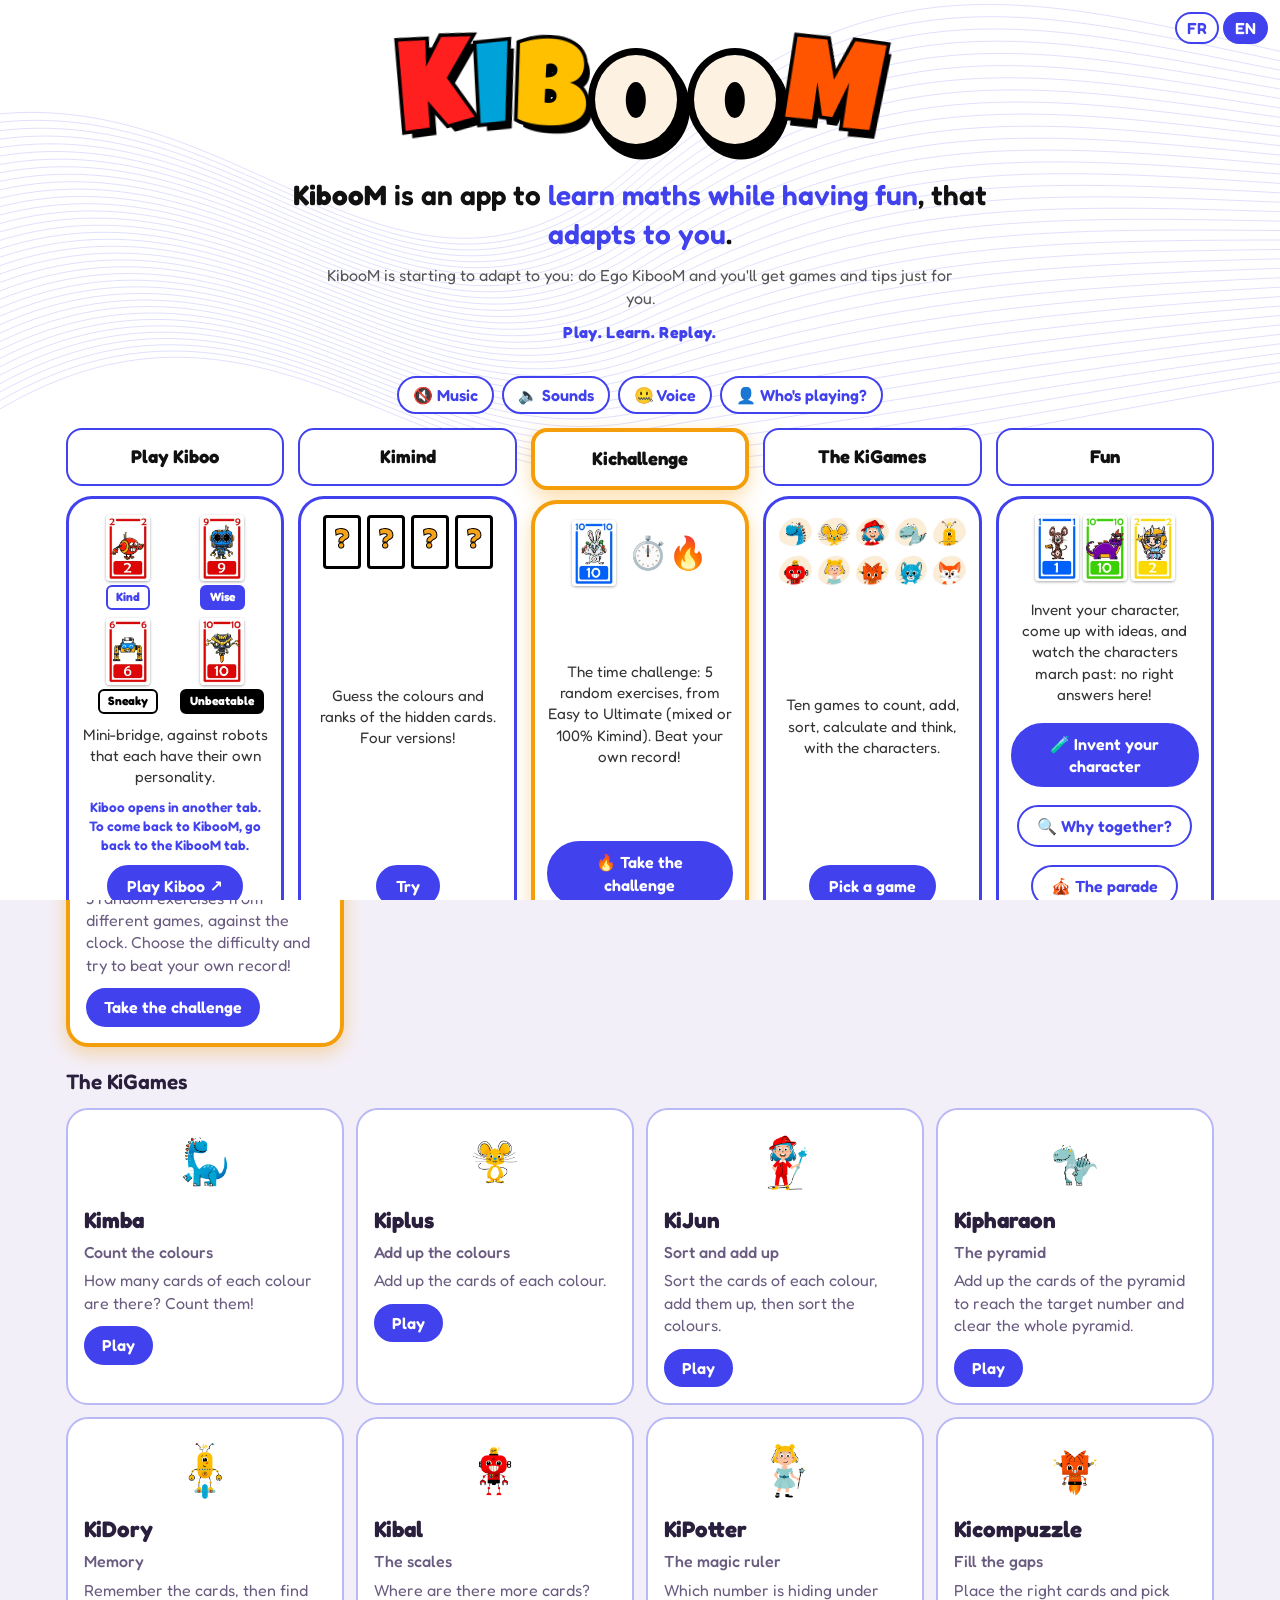
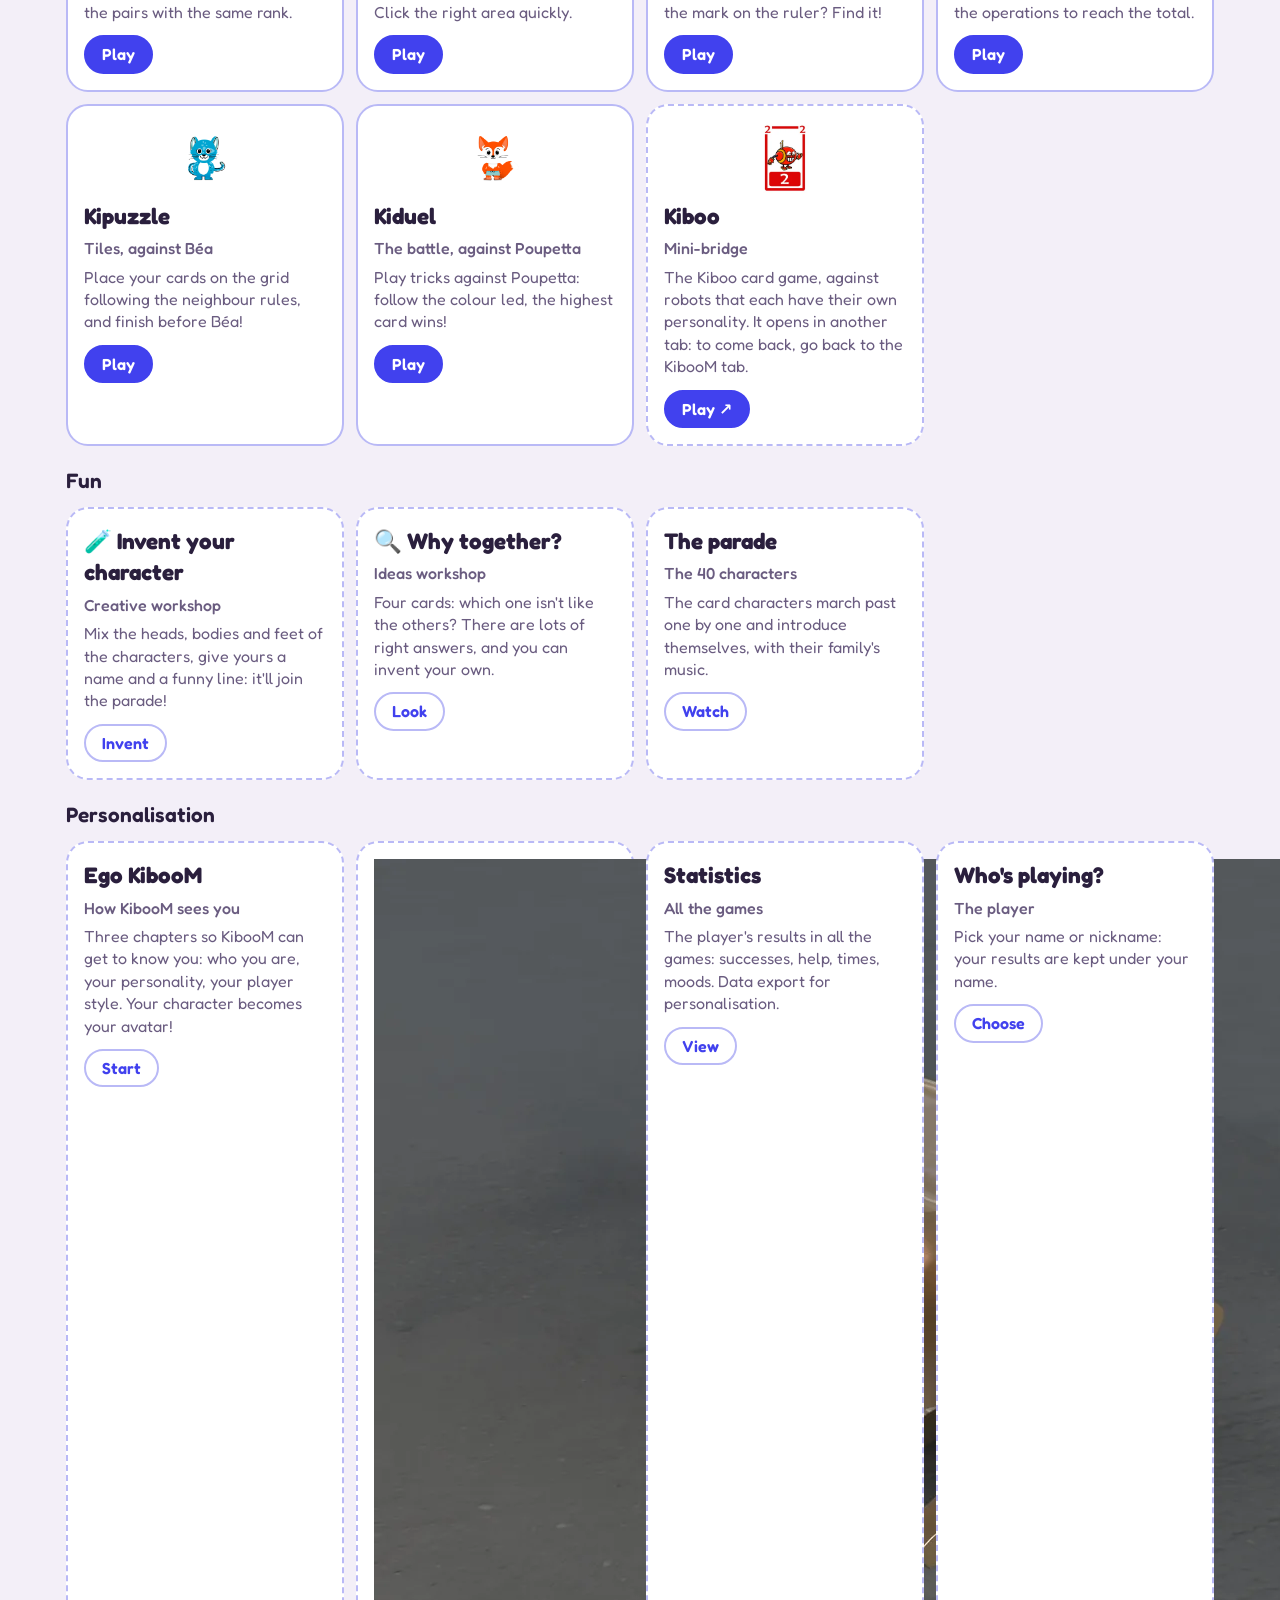
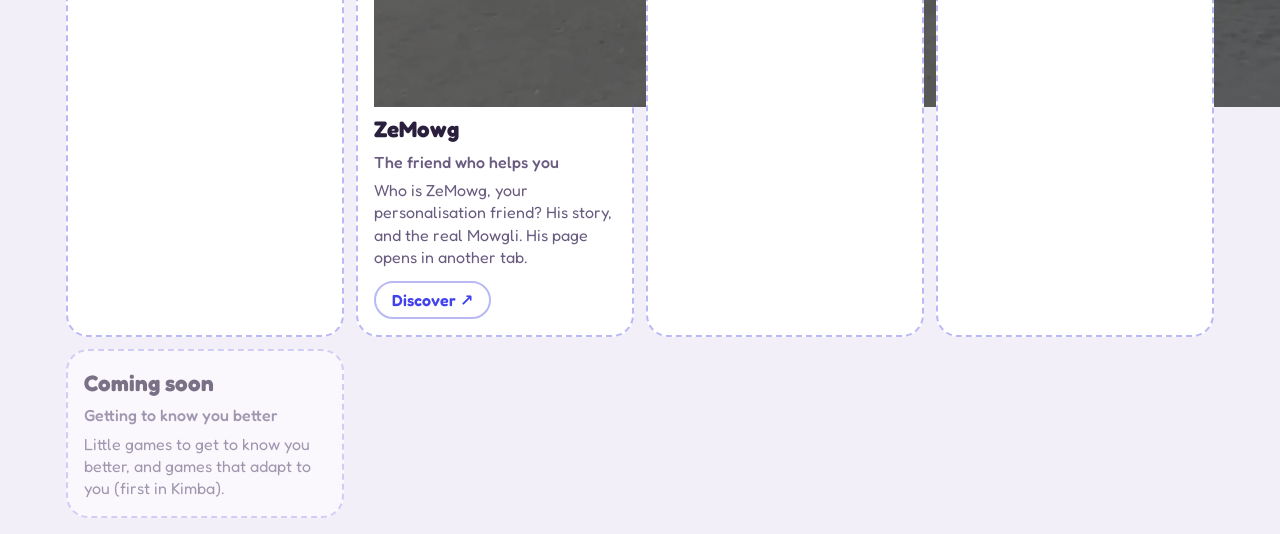
<file: index.html>
<!doctype html>
<html lang="fr">
<head>
<meta charset="utf-8">
<meta name="viewport" content="width=device-width, initial-scale=1, viewport-fit=cover">
<title>KibooM</title>
<link rel="preconnect" href="https://fonts.googleapis.com">
<link rel="preconnect" href="https://fonts.gstatic.com" crossorigin>
<link href="https://fonts.googleapis.com/css2?family=Fredoka:wght@400;500;600;700&family=Luckiest+Guy&display=swap" rel="stylesheet">
<link rel="stylesheet" href="css/style.css?v=63">
</head>
<body>
<div class="wrap">
  <header>
    <h1 class="logo"><button class="logo-btn kiboom" id="logo-btn" type="button" aria-label="KibooM"><span class="kb kb-k">K</span><span class="kb kb-i">I</span><span class="kb kb-b">B</span><span class="kb-o"><i></i></span><span class="kb-o"><i></i></span><span class="kb kb-m">M</span></button></h1>
    <div class="head-right">
    <div class="head-btns" id="game-btns" hidden>
      <button class="act ghost" id="btn-menu" type="button">☰ <span id="lbl-menu">Menu</span></button>
      <label class="level-wrap"><span id="lbl-level">Niveau</span>
        <select id="level"></select>
      </label>
      <button class="act" id="btn-new" type="button">Nouvelle partie</button>
      <button class="act ghost" id="btn-rules" type="button" aria-haspopup="dialog">📖 <span id="lbl-rules">Règles du jeu</span></button>
    </div>
    <button class="act" id="btn-home" type="button"></button>
    <!-- Réglages : sur la page de lancement ils sont visibles ; ailleurs, un petit bouton ⚙️ les ouvre. -->
    <button class="act ghost" id="btn-settings" type="button" aria-expanded="false" aria-controls="head-settings">⚙️</button>
    <div class="head-settings" id="head-settings">
    <button class="act ghost" id="btn-music" type="button"></button>
    <button class="act ghost" id="btn-sfx" type="button"></button>
    <button class="act ghost" id="btn-voice" type="button"></button>
    <button class="act ghost" id="player-btn" type="button"></button>
    <label class="lang-wrap"><span aria-hidden="true">🌐</span><select id="lang"></select></label>
    </div>
    </div>
  </header>

  <div class="mood-bar" id="mood-bar" hidden></div>
  <div class="chrono-bar" id="chrono-bar" hidden></div>

  <section id="menu-screen">
    <h2 class="menu-title" id="kimind-title"></h2>
    <div class="versions" id="versions"></div>
    <h2 class="menu-title" id="challenge-title"></h2>
    <div class="versions" id="challenge"></div>
    <h2 class="menu-title" id="games-title"></h2>
    <div class="versions" id="games"></div>
    <h2 class="menu-title" id="fun-title"></h2>
    <div class="versions" id="fun"></div>
    <h2 class="menu-title" id="perso-title"></h2>
    <div class="versions" id="perso"></div>
  </section>

  <section id="stats-screen" class="game-other" hidden>
    <div class="other-head">
      <h2 class="other-title" id="stats-title"></h2>
      <div class="other-ctrl">
        <button class="act ghost" id="stats-menu" type="button"></button>
        <label class="level-wrap"><span id="lbl-stats-player"></span><select id="stats-player"></select></label>
      </div>
    </div>
    <div class="panel" id="stats-body"></div>
    <div class="panel" id="stats-research" hidden></div>
    <p class="pick-row">
      <button class="act" id="stats-export-pl" type="button"></button>
      <button class="act ghost" id="stats-export-json" type="button"></button>
      <button class="act ghost" id="stats-export-ilp" type="button"></button>
      <button class="act ghost" id="stats-clear" type="button"></button>
    </p>
  </section>

  <section id="ego-screen" class="game-other" hidden>
    <div class="other-head">
      <h2 class="other-title" id="ego-title"></h2>
      <div class="other-ctrl"><button class="act ghost" id="ego-menu" type="button"></button></div>
    </div>
    <div id="ego-body"></div>
  </section>

  <section id="invente-screen" class="game-other" hidden>
    <div class="other-head">
      <h2 class="other-title" id="invente-title"></h2>
      <div class="other-ctrl"><button class="act ghost" id="invente-menu" type="button"></button></div>
    </div>
    <div id="invente-body"></div>
  </section>

  <section id="intrus-screen" class="game-other" hidden>
    <div class="other-head">
      <h2 class="other-title" id="intrus-title"></h2>
      <div class="other-ctrl"><button class="act ghost" id="intrus-menu" type="button"></button></div>
    </div>
    <div id="intrus-body"></div>
  </section>

  <section id="enquete-screen" class="game-other" hidden>
    <div class="other-head">
      <h2 class="other-title" id="enquete-title"></h2>
      <div class="other-ctrl"><button class="act ghost" id="enquete-menu" type="button"></button></div>
    </div>
    <div id="enquete-body"></div>
  </section>

  <section id="kimba-screen" class="game-other" hidden></section>
  <section id="kiplus-screen" class="game-other" hidden></section>
  <section id="kijun-screen" class="game-other" hidden></section>
  <section id="kipharaon-screen" class="game-other" hidden></section>
  <section id="kidory-screen" class="game-other" hidden></section>
  <section id="kibal-screen" class="game-other" hidden></section>
  <section id="kichallenge-screen" hidden></section>
  <section id="kipotter-screen" class="game-other" hidden></section>
  <section id="kicompuzzle-screen" class="game-other" hidden></section>
  <section id="kipuzzle-screen" class="game-other" hidden></section>
  <section id="kiduel-screen" class="game-other" hidden></section>

  <div id="game-screen" hidden>
  <p class="tagline" id="tagline"></p>

  <div class="layout">
    <div class="play-col">
      <section class="statement" aria-live="polite">
        <div class="stat"><span class="stat-lbl" id="lbl-sum"></span><span class="sum" id="sum"></span></div>
        <div class="stat"><span class="stat-lbl" id="lbl-order"></span><span class="order" id="order"></span></div>
        <div class="stat" id="double-stat" hidden><span class="stat-lbl" id="lbl-double"></span><span id="double"></span></div>
      </section>

      <section class="table">
        <h2 class="zone-title" id="lbl-hidden"></h2>
        <div class="slots" id="hidden-cards"></div>
      </section>

      <section class="table offer" id="offer-zone">
        <h2 class="zone-title" id="lbl-offer"></h2>
        <div class="slots" id="offer"></div>
      </section>

      <section class="panel" id="panel">
        <p class="hint" id="hint"></p>
        <div class="picker">
          <div class="pick-row"><span class="pick-lbl" id="lbl-colour"></span><div class="choices" id="colours"></div></div>
          <div class="pick-row"><span class="pick-lbl" id="lbl-value"></span><div class="choices" id="values"></div></div>
          <div class="pick-row">
            <button class="act big" id="btn-propose" type="button" disabled></button>
            <span class="warn" id="warn"></span>
          </div>
        </div>
      </section>

      <p class="won" id="won" hidden></p>

      <section class="status">
        <span id="rounds"></span>
        <label class="toggle"><input type="checkbox" id="show-possible"> <span id="lbl-possible"></span></label>
        <span id="possible" hidden></span>
      </section>
    </div>

    <aside class="history-col">
      <h2 class="zone-title" id="lbl-history"></h2>
      <p class="history-empty" id="history-empty"></p>
      <ol class="rounds" id="history" reversed aria-live="polite"></ol>
    </aside>
  </div>
  </div>
</div>

<div class="home" id="home" hidden></div>

<div class="parade" id="parade" hidden>
  <h2 class="parade-title" id="parade-title"></h2>
  <div class="parade-modes" id="parade-modes" role="group"></div>
  <p class="parade-note" id="parade-note" hidden></p>
  <div class="parade-floor" id="parade-floor" aria-live="polite"></div>
  <div class="parade-nav">
    <button class="act ghost" type="button" id="parade-pause"></button>
    <button class="act ghost" type="button" id="parade-sound"></button>
    <button class="act ghost" type="button" id="parade-back"></button>
    <button class="act" type="button" id="parade-next"></button>
  </div>
</div>

<dialog id="coach" class="coach">
  <div id="coach-ask">
    <div class="coach-row"><div id="coach-avatar"></div><p class="coach-bubble" id="coach-text"></p></div>
    <p class="pick-row coach-btns"><button class="act" id="coach-pause" type="button"></button><button class="act ghost" id="coach-snooze" type="button"></button></p>
  </div>
  <div id="coach-break" hidden>
    <h2 id="coach-break-title"></h2>
    <p class="coach-bubble" id="coach-tip-again"></p>
    <p class="coach-bye" id="coach-bye"></p>
    <p class="coach-timer" id="coach-timer" aria-live="polite"></p>
    <p class="pick-row coach-btns"><button class="act" id="coach-leave" type="button"></button><button class="act ghost" id="coach-timer-btn" type="button"></button><button class="act ghost" id="coach-back" type="button"></button></p>
  </div>
  <div id="coach-goodbye" hidden>
    <p class="coach-wave" aria-hidden="true">👋</p>
    <p class="coach-bubble" id="coach-goodbye-text"></p>
  </div>
</dialog>

<dialog id="dlg-player">
  <h2 id="player-title"></h2>
  <p id="player-hint"></p>
  <div class="pick-row" id="player-list"></div>
  <form class="pick-row" id="player-form">
    <input id="player-name" type="text" maxlength="30" autocomplete="off">
    <button class="act" id="player-ok" type="submit"></button>
  </form>
</dialog>

<dialog id="dlg-intro" class="intro">
  <h2 id="intro-title"></h2>
  <dl id="intro"></dl>
  <form method="dialog"><button class="act" id="btn-intro-close"></button></form>
</dialog>

<dialog id="dlg-rules">
  <h2 id="rules-title"></h2>
  <ul id="rules-body"></ul>
  <form method="dialog"><button class="act" id="btn-close"></button></form>
</dialog>

<script src="lang/fr.js?v=63"></script>
<script src="lang/en.js?v=63"></script>
<script src="js/versions.js?v=63"></script>
<script src="js/store.js?v=63"></script>
<script src="lang/personnages.js?v=63"></script>
<script src="lang/parade-modes.js?v=63"></script>
<script src="js/kimind.js?v=63"></script>
<script src="js/sound.js?v=63"></script>
<script src="js/voice.js?v=63"></script>
<script src="js/audio.js?v=63"></script>
<script src="js/parade.js?v=63"></script>
<script src="js/home.js?v=63"></script>
<script src="js/colourgame.js?v=63"></script>
<script src="js/kijun.js?v=63"></script>
<script src="js/kipharaon.js?v=63"></script>
<script src="js/kidory.js?v=63"></script>
<script src="js/kibal.js?v=63"></script>
<script src="js/kipotter.js?v=63"></script>
<script src="js/kicompuzzle.js?v=63"></script>
<script src="js/kipuzzle.js?v=63"></script>
<script src="js/kiduel.js?v=63"></script>
<script src="lang/ego.js?v=63"></script>
<script src="js/ego.js?v=63"></script>
<script src="js/coach.js?v=63"></script>
<script src="js/enquete.js?v=63"></script>
<script src="lang/creatif.js?v=63"></script>
<script src="js/creatif.js?v=63"></script>
<script src="lang/semantique.js?v=63"></script>
<script src="js/parcours.js?v=63"></script>
<script src="lang/repliques.js?v=63"></script>
<script src="js/repliques.js?v=63"></script>
<script src="js/gouts.js?v=63"></script>
<script src="js/zemowg.js?v=63"></script>
<script src="js/chrono.js?v=63"></script>
<script src="js/kichallenge.js?v=63"></script>
<script src="js/stats.js?v=63"></script>
<script src="js/game.js?v=63"></script>
</body>
</html>
</file>
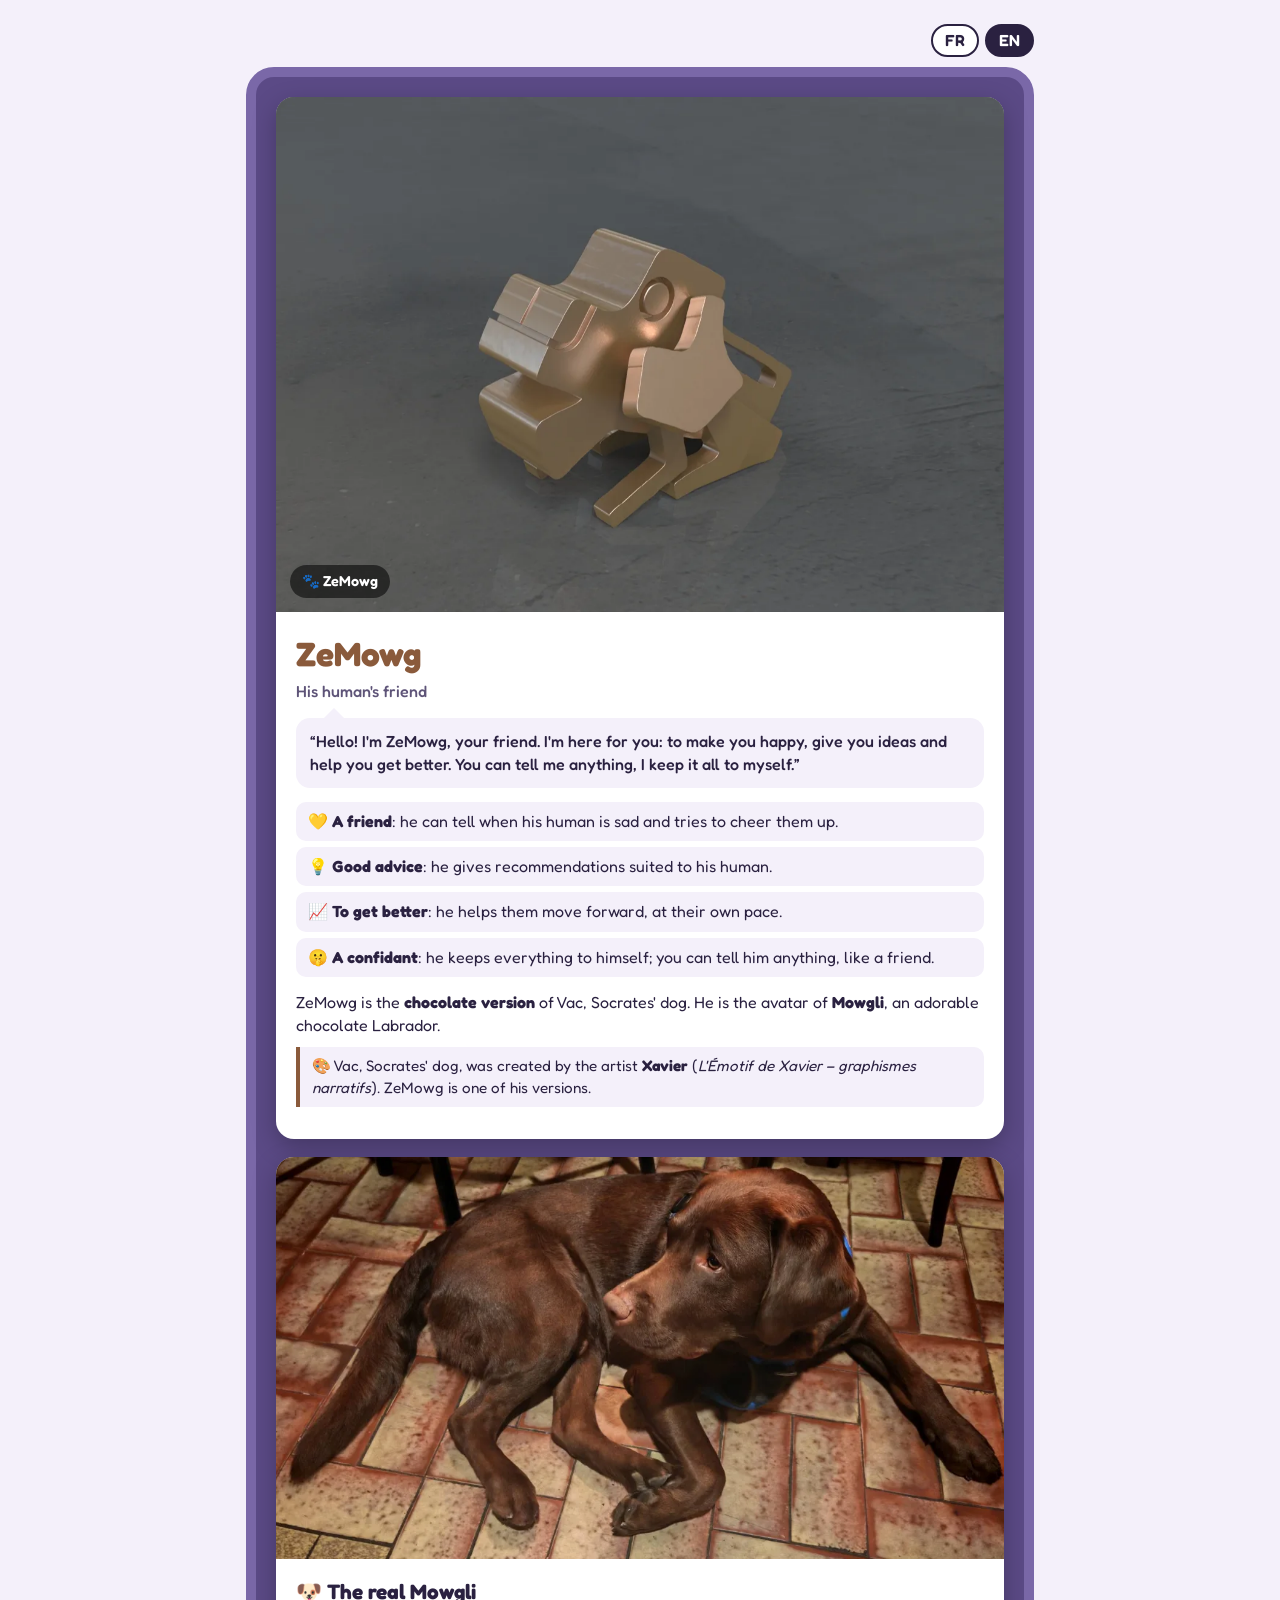
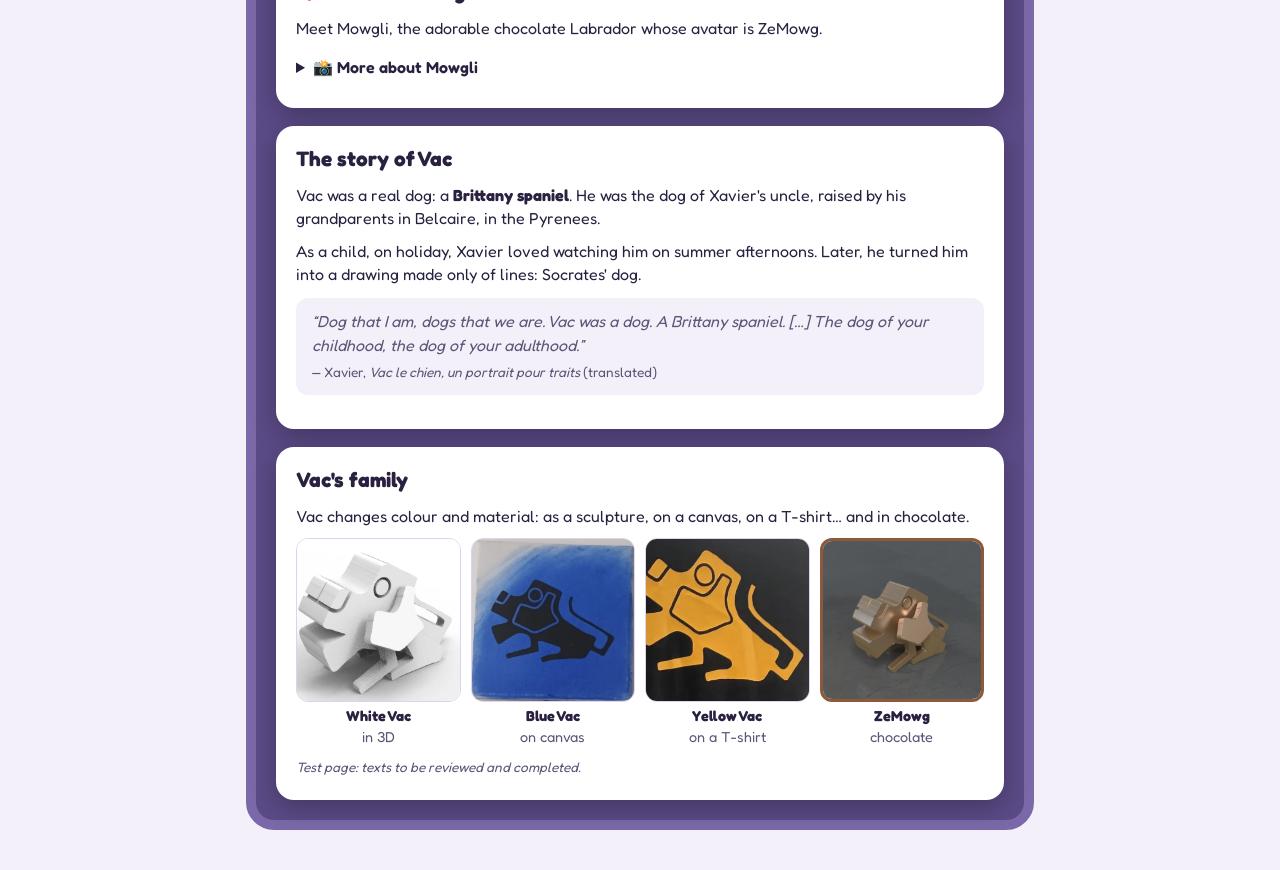
<file: zemowg/index.html>
<!doctype html>
<html lang="fr">
<head>
<meta charset="utf-8">
<meta name="viewport" content="width=device-width, initial-scale=1">
<title>ZeMowg</title>
<!-- Module indépendant du jeu : la présentation de ZeMowg, l'agent de personnalisation.
     ZeMowg est une déclinaison de Vac, le chien de Socrate, créé par l'artiste Xavier
     (« L'Émotif de Xavier – graphismes narratifs »). Toujours citer l'artiste. -->
<link rel="preconnect" href="https://fonts.googleapis.com">
<link rel="preconnect" href="https://fonts.gstatic.com" crossorigin>
<link href="https://fonts.googleapis.com/css2?family=Fredoka:wght@400;500;600;700&display=swap" rel="stylesheet">
<style>
  :root {
    --page: #F4F0FA; --ink: #2A2140; --ink-soft: #5E5478;
    --felt: #5B4A86; --felt-ring: #7A68A8; --card: #FFFFFF; --choco: #8A5A3B; --line: #DDD3EE;
  }
  @media (prefers-color-scheme: dark) {
    :root:not([data-theme="light"]) { --page: #1C1729; --ink: #F1ECFA; --ink-soft: #B9AED3; --felt: #4A3B6E; --felt-ring: #634F8C; --card: #2A2340; --choco: #D69C72; --line: #3E3558; }
  }
  :root[data-theme="dark"] { --page: #1C1729; --ink: #F1ECFA; --ink-soft: #B9AED3; --felt: #4A3B6E; --felt-ring: #634F8C; --card: #2A2340; --choco: #D69C72; --line: #3E3558; }
  * { box-sizing: border-box; }
  body { margin: 0; background: var(--page); color: var(--ink); font-family: "Fredoka", "Trebuchet MS", system-ui, sans-serif; line-height: 1.45; }
  main { max-width: 820px; margin: 0 auto; padding: 24px 16px 40px; }
  .stage { background: var(--felt); border: 10px solid var(--felt-ring); border-radius: 28px; padding: 20px; display: grid; gap: 18px; }
  .card { background: var(--card); border-radius: 18px; overflow: hidden; box-shadow: 0 8px 24px rgba(0,0,0,.25); }
  .photo { position: relative; aspect-ratio: 1600 / 1131; background: #4b4f53; overflow: hidden; }
  .photo img { width: 100%; height: 100%; object-fit: cover; display: block; animation: arrive 900ms ease-out both; }
  @keyframes arrive { from { transform: scale(1.12); opacity: 0; } to { transform: scale(1); opacity: 1; } }
  .badge { position: absolute; left: 14px; bottom: 14px; background: rgba(0,0,0,.55); color: #fff; padding: 6px 12px; border-radius: 999px; font-weight: 600; font-size: .9rem; }
  .text { padding: 18px 20px 22px; }
  h1 { margin: 0 0 2px; font-size: 2.1rem; color: var(--choco); }
  h2 { margin: 0 0 10px; font-size: 1.3rem; }
  .role { margin: 0 0 14px; color: var(--ink-soft); font-weight: 500; }
  .bubble { position: relative; background: var(--page); border-radius: 14px; padding: 12px 14px; margin: 0 0 14px; font-weight: 500; }
  .bubble::before { content: ""; position: absolute; top: -10px; left: 28px; border: 10px solid transparent; border-bottom-color: var(--page); border-top: 0; }
  p { margin: 0 0 10px; }
  .credit { border-left: 4px solid var(--choco); padding: 8px 12px; background: var(--page); border-radius: 0 10px 10px 0; font-size: .95rem; }
  blockquote { margin: 12px 0; padding: 12px 16px; border-radius: 12px; background: var(--page); font-style: italic; color: var(--ink-soft); }
  blockquote footer { font-style: normal; font-size: .85rem; margin-top: 6px; }
  .family { display: grid; grid-template-columns: repeat(4, 1fr); gap: 10px; margin-top: 6px; }
  @media (max-width: 560px) { .family { grid-template-columns: repeat(2, 1fr); } }
  figure { margin: 0; text-align: center; font-size: .9rem; color: var(--ink-soft); }
  figure img { width: 100%; aspect-ratio: 1; object-fit: cover; border-radius: 12px; border: 1px solid var(--line); display: block; margin-bottom: 4px; }
  figure.me img { border: 3px solid var(--choco); }
  figure strong { color: var(--ink); }
  .real { display: block; width: 100%; aspect-ratio: 1000 / 552; object-fit: cover; }
  .more { margin-top: 6px; }
  .more summary { cursor: pointer; font-weight: 600; padding: 6px 0; }
  .more h3 { margin: 12px 0 6px; font-size: 1.05rem; }
  .puppies { display: grid; grid-template-columns: repeat(4, 1fr); gap: 10px; }
  @media (max-width: 560px) { .puppies { grid-template-columns: 1fr 1fr; } }
  .puppies img { width: 100%; aspect-ratio: 1; object-fit: cover; border-radius: 12px; display: block; margin-bottom: 4px; }
  .traits { list-style: none; padding: 0; margin: 0 0 14px; display: grid; gap: 6px; }
  .traits li { background: var(--page); border-radius: 10px; padding: 8px 12px; }
  .langs { display: flex; justify-content: flex-end; gap: 6px; margin: 0 0 10px; }
  .langs button { font: inherit; font-weight: 600; border: 2px solid var(--ink); background: var(--card); color: var(--ink); border-radius: 999px; padding: 3px 12px; cursor: pointer; }
  .langs button[aria-pressed="true"] { background: var(--ink); color: var(--card); }
  .listen { font: inherit; font-weight: 600; font-size: .9rem; color: var(--ink); background: var(--card); border: 2px solid var(--ink); border-radius: 999px; padding: 5px 12px; cursor: pointer; margin: 0 0 12px; }
  .listen[aria-pressed="true"] { background: var(--ink); color: var(--card); }
  .listen[hidden] { display: none; }
  .todo { color: var(--ink-soft); font-style: italic; font-size: .85rem; margin: 10px 0 0; }
</style>
</head>
<body>
<main>
  <nav class="langs" aria-label="Langue / Language"><button type="button" data-lang="fr">FR</button><button type="button" data-lang="en">EN</button></nav>
  <div class="stage">
    <div class="card">
      <div class="photo">
        <img src="zemowg.webp" data-t-alt="zemowgAlt" alt="ZeMowg, le chien de Socrate en version chocolat, en volume">
        <span class="badge">🐾 ZeMowg</span>
      </div>
      <div class="text">
        <h1>ZeMowg</h1>
        <p class="role" data-t="role">L'ami de son humain</p>
        <button class="listen" type="button" data-say="hello" data-t="listenHello" hidden>🔊 Écouter ZeMowg</button>
        <p class="bubble" id="say-hello" data-t="hello">« Bonjour ! Je suis ZeMowg, ton ami. Je suis là pour toi : pour te faire plaisir, te donner des idées et t'aider à progresser. Tu peux tout me confier, je garde tout pour moi. »</p>
        <ul class="traits">
          <li data-t="t1">💛 <strong>Un ami</strong> : il sent quand son humain est triste et cherche à lui faire plaisir.</li>
          <li data-t="t2">💡 <strong>De bons conseils</strong> : il donne des recommandations adaptées à son humain.</li>
          <li data-t="t3">📈 <strong>Pour progresser</strong> : il l'aide à avancer, à son rythme.</li>
          <li data-t="t4">🤫 <strong>Un confident</strong> : il garde tout pour lui ; on peut tout lui confier, comme à un ami.</li>
        </ul>
        <p data-t="what">ZeMowg est la <strong>déclinaison chocolat</strong> de Vac, le chien de Socrate. C'est l'avatar de <strong>Mowgli</strong>, un adorable labrador chocolat.</p>
        <p class="credit" data-t="credit">🎨 Vac, le chien de Socrate, est une création de l'artiste <strong>Xavier</strong> (<em>L'Émotif de Xavier – graphismes narratifs</em>). ZeMowg en est une déclinaison.</p>
      </div>
    </div>

    <div class="card">
      <img class="real" src="mowgli.webp" data-t-alt="realAlt" alt="Mowgli, un labrador chocolat, couché sur le carrelage, qui regarde de côté" loading="lazy">
      <div class="text">
        <h2 data-t="realTitle">🐶 Le vrai Mowgli</h2>
        <p data-t="realText">Voici Mowgli, l'adorable labrador chocolat dont ZeMowg est l'avatar.</p>
        <details class="more">
          <summary data-t="more">📸 En savoir plus sur Mowgli</summary>
          <h3 data-t="baby">🍼 Bébé</h3>
          <div class="puppies">
            <figure><img src="mowgli-bebe-1.webp" data-t-alt="f1Alt" alt="Mowgli bébé, couché sur un coussin tout doux" loading="lazy"><span data-t="f1">Bien au chaud</span></figure>
            <figure><img src="mowgli-bebe-2.webp" data-t-alt="f2Alt" alt="Mowgli bébé, assis contre un mur, qui prend la pose" loading="lazy"><span data-t="f2">Il prend la pose</span></figure>
            <figure><img src="mowgli-bebe-3.webp" data-t-alt="f3Alt" alt="Mowgli bébé qui mordille une manette de jeu" loading="lazy"><span data-t="f3">Déjà fan de jeux !</span></figure>
            <figure><img src="mowgli-bebe-4.webp" data-t-alt="f4Alt" alt="Mowgli bébé assis sur la porte du lave-vaisselle" loading="lazy"><span data-t="f4">Il inspecte la vaisselle</span></figure>
            <figure><img src="mowgli-bebe-5.webp" data-t-alt="f5Alt" alt="Mowgli bébé qui dort sur un plaid" loading="lazy"><span data-t="f5">Gros dodo</span></figure>
          </div>
          <h3 data-t="teen">🎒 Ado</h3>
          <div class="puppies">
            <figure><img src="mowgli-ado-1.webp" data-t-alt="f6Alt" alt="Mowgli ado qui regarde en l'air, à côté d'une chaise de jardin" loading="lazy"><span data-t="f6">Le nez au vent</span></figure>
            <figure><img src="mowgli-ado-2.webp" data-t-alt="f7Alt" alt="Mowgli ado avec des lunettes de soleil" loading="lazy"><span data-t="f7">Trop cool</span></figure>
            <figure><img src="mowgli-ado-3.webp" data-t-alt="f8Alt" alt="Mowgli ado, la tête au vent, en balade en voiture" loading="lazy"><span data-t="f8">Les oreilles au vent</span></figure>
            <figure><img src="mowgli-ado-4.webp" data-t-alt="f9Alt" alt="Mowgli ado avec sa peluche bleue dans la gueule" loading="lazy"><span data-t="f9">Avec son doudou</span></figure>
          </div>
          <h3 data-t="today">🐕 Aujourd'hui</h3>
          <div class="puppies">
            <figure><img src="mowgli-grand-1.webp" data-t-alt="f10Alt" alt="Portrait de Mowgli adulte, ses yeux couleur miel" loading="lazy"><span data-t="f10">Ses yeux couleur miel</span></figure>
            <figure><img src="mowgli-grand-2.webp" data-t-alt="f11Alt" alt="Mowgli adulte en noir et blanc, avec des lunettes de soleil" loading="lazy"><span data-t="f11">La star</span></figure>
            <figure><img src="mowgli-grand-3.webp" data-t-alt="f12Alt" alt="Mowgli qui bâille au soleil, à côté d'une peluche de lapin" loading="lazy"><span data-t="f12">Grand bâillement au soleil</span></figure>
            <figure><img src="mowgli-grand-4.webp" data-t-alt="f13Alt" alt="Mowgli couché sur le dos, qui mordille un t-shirt" loading="lazy"><span data-t="f13">Câlin sur le canapé</span></figure>
          </div>
        </details>
      </div>
    </div>

    <div class="card">
      <div class="text">
        <h2 data-t="storyTitle">L'histoire de Vac</h2>
        <button class="listen" type="button" data-say="story" data-t="listenStory" hidden>🔊 Écouter l'histoire</button>
        <p data-t="s1">Vac était un vrai chien : un <strong>épagneul breton</strong>. C'était le chien de l'oncle de Xavier, élevé par ses grands-parents à Belcaire, dans les Pyrénées.</p>
        <p data-t="s2">Quand il était enfant, en vacances, Xavier aimait l'observer pendant les après-midi d'été. Plus tard, il en a fait un dessin tout en traits : le chien de Socrate.</p>
        <blockquote data-t="quote">« Chien que je suis, chiens que nous sommes. Vac était un chien. Un épagneul breton. […] Le chien de ton enfance, le chien de ton adulte. »
          <footer>— Xavier, <em>Vac le chien, un portrait pour traits</em></footer>
        </blockquote>
      </div>
    </div>

    <div class="card">
      <div class="text">
        <h2 data-t="familyTitle">La famille de Vac</h2>
        <p data-t="familyText">Vac change de couleur et de matière : en sculpture, sur une toile, sur un t-shirt… et en chocolat.</p>
        <div class="family">
          <figure><img src="vac-blanc.webp" data-t-alt="v1Alt" alt="Vac en sculpture blanche" loading="lazy"><span data-t="v1"><strong>Vac blanc</strong><br>en volume</span></figure>
          <figure><img src="vac-bleu.webp" data-t-alt="v2Alt" alt="Vac noir sur une toile bleue" loading="lazy"><span data-t="v2"><strong>Vac bleu</strong><br>sur toile</span></figure>
          <figure><img src="vac-jaune.webp" data-t-alt="v3Alt" alt="Vac jaune sur un t-shirt noir" loading="lazy"><span data-t="v3"><strong>Vac jaune</strong><br>sur t-shirt</span></figure>
          <figure class="me"><img src="zemowg.webp" data-t-alt="v4Alt" alt="ZeMowg, Vac en chocolat" loading="lazy"><span data-t="v4"><strong>ZeMowg</strong><br>chocolat</span></figure>
        </div>
        <p class="todo" data-t="todo">Page de test : textes à relire et à compléter.</p>
      </div>
    </div>
  </div>
</main>
<script>
"use strict";
/* =====================================================================
   LANGUES : le texte français est dans la page ; EN contient la traduction
   anglaise de chaque élément marqué data-t (son contenu) ou data-t-alt
   (texte de l'image). Langue choisie : ?lang=fr|en, sinon le dernier choix
   (kiboo.zemowg.lang), sinon la langue de Kiboo (kiboo.lang, même site),
   sinon celle du navigateur. Une autre langue que le français → anglais.
   ===================================================================== */
const EN = {
  zemowgAlt: "ZeMowg, Socrates' dog in a chocolate version, in 3D",
  role: "His human's friend",
  listenHello: "🔊 Listen to ZeMowg",
  hello: "“Hello! I'm ZeMowg, your friend. I'm here for you: to make you happy, give you ideas and help you get better. You can tell me anything, I keep it all to myself.”",
  t1: "💛 <strong>A friend</strong>: he can tell when his human is sad and tries to cheer them up.",
  t2: "💡 <strong>Good advice</strong>: he gives recommendations suited to his human.",
  t3: "📈 <strong>To get better</strong>: he helps them move forward, at their own pace.",
  t4: "🤫 <strong>A confidant</strong>: he keeps everything to himself; you can tell him anything, like a friend.",
  what: "ZeMowg is the <strong>chocolate version</strong> of Vac, Socrates' dog. He is the avatar of <strong>Mowgli</strong>, an adorable chocolate Labrador.",
  credit: "🎨 Vac, Socrates' dog, was created by the artist <strong>Xavier</strong> (<em>L'Émotif de Xavier – graphismes narratifs</em>). ZeMowg is one of his versions.",
  realAlt: "Mowgli, a chocolate Labrador, lying on the tiles and looking to the side",
  realTitle: "🐶 The real Mowgli",
  realText: "Meet Mowgli, the adorable chocolate Labrador whose avatar is ZeMowg.",
  more: "📸 More about Mowgli",
  baby: "🍼 Baby", teen: "🎒 Teenager", today: "🐕 Today",
  f1: "Snug and warm", f1Alt: "Baby Mowgli lying on a soft cushion",
  f2: "Striking a pose", f2Alt: "Baby Mowgli sitting against a wall, striking a pose",
  f3: "Already a gamer!", f3Alt: "Baby Mowgli chewing on a game controller",
  f4: "Checking the dishes", f4Alt: "Baby Mowgli sitting on the dishwasher door",
  f5: "Big nap", f5Alt: "Baby Mowgli sleeping on a blanket",
  f6: "Nose in the air", f6Alt: "Teenage Mowgli looking up, next to a garden chair",
  f7: "So cool", f7Alt: "Teenage Mowgli wearing sunglasses",
  f8: "Ears in the wind", f8Alt: "Teenage Mowgli with his head in the wind, on a car ride",
  f9: "With his cuddly toy", f9Alt: "Teenage Mowgli holding his blue cuddly toy in his mouth",
  f10: "His honey-coloured eyes", f10Alt: "Portrait of grown-up Mowgli and his honey-coloured eyes",
  f11: "The star", f11Alt: "Grown-up Mowgli in black and white, wearing sunglasses",
  f12: "Big yawn in the sun", f12Alt: "Mowgli yawning in the sun, next to a rabbit cuddly toy",
  f13: "Cuddles on the sofa", f13Alt: "Mowgli lying on his back, nibbling a T-shirt",
  storyTitle: "The story of Vac",
  listenStory: "🔊 Listen to the story",
  s1: "Vac was a real dog: a <strong>Brittany spaniel</strong>. He was the dog of Xavier's uncle, raised by his grandparents in Belcaire, in the Pyrenees.",
  s2: "As a child, on holiday, Xavier loved watching him on summer afternoons. Later, he turned him into a drawing made only of lines: Socrates' dog.",
  quote: "“Dog that I am, dogs that we are. Vac was a dog. A Brittany spaniel. […] The dog of your childhood, the dog of your adulthood.”\n          <footer>— Xavier, <em>Vac le chien, un portrait pour traits</em> (translated)</footer>",
  familyTitle: "Vac's family",
  familyText: "Vac changes colour and material: as a sculpture, on a canvas, on a T-shirt… and in chocolate.",
  v1: "<strong>White Vac</strong><br>in 3D", v1Alt: "Vac as a white sculpture",
  v2: "<strong>Blue Vac</strong><br>on canvas", v2Alt: "Black Vac on a blue canvas",
  v3: "<strong>Yellow Vac</strong><br>on a T-shirt", v3Alt: "Yellow Vac on a black T-shirt",
  v4: "<strong>ZeMowg</strong><br>chocolate", v4Alt: "ZeMowg, Vac in chocolate",
  todo: "Test page: texts to be reviewed and completed.",
  stop: "⏹ Stop",
};
const FR = {};                                  // le texte d'origine de la page, gardé au chargement
for (const el of document.querySelectorAll("[data-t]")) FR[el.dataset.t] = el.innerHTML;
for (const el of document.querySelectorAll("[data-t-alt]")) FR[el.dataset.tAlt] = el.alt;
FR.stop = "⏹ Arrêter";

const store = (k, v) => { try { if (v === undefined) return localStorage.getItem(k); localStorage.setItem(k, v); } catch (e) { return null; } };
function startLang() {
  const q = new URLSearchParams(location.search).get("lang");
  const l = q || store("kiboo.zemowg.lang") || store("kiboo.lang") || navigator.language || "fr";
  return /^fr/i.test(l) ? "fr" : "en";
}
let lang = startLang();
const tr = k => (lang === "en" ? EN : FR)[k] ?? FR[k];
function applyLang(l, save) {
  lang = l;
  if (save) store("kiboo.zemowg.lang", l);
  document.documentElement.lang = l;
  for (const el of document.querySelectorAll("[data-t]")) el.innerHTML = tr(el.dataset.t);
  for (const el of document.querySelectorAll("[data-t-alt]")) el.alt = tr(el.dataset.tAlt);
  for (const b of document.querySelectorAll("[data-lang]")) b.setAttribute("aria-pressed", b.dataset.lang === l);
  document.dispatchEvent(new Event("zemowg-lang"));
}
for (const b of document.querySelectorAll("[data-lang]")) b.onclick = () => applyLang(b.dataset.lang, true);
applyLang(lang, false);

/* La voix de ZeMowg : la voix d'homme la plus sympa de l'appareil dans la langue de la page
   (de préférence une voix « naturelle »), et de temps en temps (pas souvent) un petit
   aboiement doux, fait avec Web Audio (pas de fichier son). Un deuxième clic sur le bouton
   arrête la lecture. */
(() => {
  const ok = "speechSynthesis" in window;
  // Voix d'homme connues, de la plus chaleureuse à la moins sympa.
  const MALE = {
    fr: ["Thomas", "Henri", "Paul", "Rémy", "Antoine", "Nicolas", "Jérôme", "Mathieu", "Daniel", "Claude", "Fabrice", "Alain", "Jacques"],
    en: ["Daniel", "Guy", "Ryan", "Thomas", "Arthur", "Oliver", "George", "Alex", "Eric", "Aaron", "Fred", "Gordon", "Rishi", "UK English Male"],
  };
  const LOCALE = { fr: "fr-FR", en: "en-GB" };
  const RATE = { fr: 1.12, en: 1.0 };
  const fine = v => /natural|online|premium|enhanced|amélior|neural|siri/i.test(v.name);
  let all = [];
  const voices = () => all.filter(v => v.lang.toLowerCase().startsWith(lang));
  const load = () => { all = speechSynthesis.getVoices(); show(); };
  function pickVoice() {
    const list = voices();
    for (const good of [true, false]) for (const n of MALE[lang]) {
      const v = list.find(x => x.name.includes(n) && fine(x) === good);
      if (v) return v;
    }
    return list.find(v => /\bmale\b|homme/i.test(v.name)) || list[0] || null;
  }
  const buttons = [...document.querySelectorAll("[data-say]")];
  const show = () => buttons.forEach(b => { b.hidden = !voices().length; });
  if (ok) { load(); speechSynthesis.addEventListener("voiceschanged", load); }

  // Le texte à lire : la bulle de ZeMowg, ou l'histoire (titre de la citation compris).
  const TEXT = {
    hello: () => document.getElementById("say-hello").textContent.replace(/[«»“”]/g, ""),
    story: () => [...document.querySelectorAll("[data-say=story] ~ p, [data-say=story] ~ blockquote")]
      .map(e => e.textContent.replace(/[«»“”—\[\]…]/g, " ")).join(" "),
  };

  /* ---------- Le petit aboiement ---------- */
  let ctx = null;
  function bark() {
    const AC = window.AudioContext || window.webkitAudioContext;
    if (!AC) return;
    ctx = ctx || new AC();
    if (ctx.state === "suspended") ctx.resume();
    const t0 = ctx.currentTime + 0.02;
    // Deux « wouf » graves et doux, comme un labrador content.
    [0, 0.24].forEach((x, i) => {
      const t = t0 + x, d = 0.16;
      const out = ctx.createGain();
      const lp = ctx.createBiquadFilter(); lp.type = "lowpass"; lp.frequency.value = 900;
      out.gain.setValueAtTime(0.0001, t);
      out.gain.exponentialRampToValueAtTime(0.16, t + 0.015);
      out.gain.exponentialRampToValueAtTime(0.0001, t + d);
      lp.connect(out); out.connect(ctx.destination);
      const o = ctx.createOscillator(); o.type = "triangle";
      o.frequency.setValueAtTime(i ? 230 : 250, t);
      o.frequency.exponentialRampToValueAtTime(120, t + d);
      o.connect(lp); o.start(t); o.stop(t + d + 0.02);
      // Un souffle léger pour que ça sonne comme un aboiement, pas comme une note.
      const buf = ctx.createBuffer(1, Math.ceil(ctx.sampleRate * d), ctx.sampleRate);
      const ch = buf.getChannelData(0);
      for (let k = 0; k < ch.length; k++) ch[k] = (Math.random() * 2 - 1) * 0.5;
      const n = ctx.createBufferSource(); n.buffer = buf;
      const ng = ctx.createGain(); ng.gain.value = 0.5;
      n.connect(ng); ng.connect(lp); n.start(t);
    });
  }
  // Pas souvent : la première fois qu'il parle (pour dire bonjour), puis environ une fois sur cinq,
  // et jamais deux fois de suite.
  let spoken = 0, lastBarked = false;
  function wantBark() {
    const yes = spoken === 0 || (!lastBarked && Math.random() < 0.2);
    spoken++; lastBarked = yes;
    return yes;
  }
  const wait = ms => new Promise(r => setTimeout(r, ms));

  /* ---------- La lecture ---------- */
  let playing = null, run = 0;
  const look = (b, on) => { b.setAttribute("aria-pressed", on); b.innerHTML = tr(on ? "stop" : b.dataset.t); };
  // Prononciation : ZeMowg se dit « Zemoug » et Mowgli « Mougli » (écrits pour que la voix
  // de chaque langue les dise bien).
  const SAY = {
    fr: [[/ZeMowg/gi, "Zemoug"], [/Mowgli/gi, "Mougli"]],
    en: [[/ZeMowg/gi, "Zeh-moog"], [/Mowgli/gi, "Moogli"]],
  };
  const pronounce = t => SAY[lang].reduce((s, [re, by]) => s.replace(re, by), t);
  function sayOne(text, v) {
    return new Promise(resolve => {
      const u = new SpeechSynthesisUtterance(pronounce(text));
      u.lang = LOCALE[lang]; u.voice = v; u.rate = RATE[lang]; u.pitch = 1.05;
      u.onend = u.onerror = resolve;
      speechSynthesis.speak(u);
    });
  }
  async function say(b) {
    const me = ++run, v = pickVoice();
    if (!v) return;
    // Phrase par phrase : l'aboiement vient entre deux phrases, au hasard.
    const parts = TEXT[b.dataset.say]().replace(/\s+/g, " ").trim().match(/[^.!?]+[.!?]*/g) || [];
    const at = wantBark() ? Math.floor(Math.random() * Math.min(parts.length, 2)) : -1;
    for (let i = 0; i < parts.length; i++) {
      if (i === at) { bark(); await wait(650); }
      if (me !== run) return;
      await sayOne(parts[i].trim(), v);
      if (me !== run) return;
    }
    if (playing === b) { playing = null; look(b, false); }
  }
  function stopAll() { if (ok) speechSynthesis.cancel(); run++; if (playing) look(playing, false); playing = null; }
  for (const b of buttons) b.onclick = () => {
    const again = playing === b;
    stopAll();
    if (again) return;
    playing = b; look(b, true);
    say(b);
  };
  // Changement de langue : on arrête de parler et on montre les boutons s'il y a une voix.
  document.addEventListener("zemowg-lang", () => { stopAll(); show(); });
})();
</script>
</body>
</html>
</file>
<file: css/style.css>
:root {
  --page: #F3EFF8;
  --ink: #2A1F3D;
  --ink-soft: #6A5C80;
  --panel: #FFFFFF;
  --line: #DCD3E8;
  --felt: #FBEFD9;
  --felt-ink: #6A5C80;
  --sun: #FFC93C;
  --sun-ink: #2A1F3D;
  --brand: #4141EE;                                /* violet de KibooM (boutons, cadres) */
  --brand-ink: #4141EE; --brand-soft: #B9B9F6;
  --pick: #FF5FA2;                                 /* sélection : rose */
  --c-blue: #1F6FE5;
  --c-green: #22A45D;
  --c-red: #E5383B;
  --c-yellow: #F2B705;
  --ok: #1B8A4C;
  --ko: #C62F32;
  --cw: 84px;
  color-scheme: light;
  box-sizing: border-box;
}
@media (prefers-color-scheme: dark) {
  :root:not([data-theme="light"]) {
    --brand-ink: #A9A9FF; --brand-soft: #5A5AB0;
    --page: #17111F;
    --ink: #EEE8F7;
    --ink-soft: #A797BF;
    --panel: #221A2E;
    --line: #3A2F4A;
    --felt: #33244B;
    --felt-ink: #BFAEDB;
    --ok: #4CC47F;
    --ko: #FF6F6F;
    color-scheme: dark;
  }
}
:root[data-theme="dark"] {
    --brand-ink: #A9A9FF; --brand-soft: #5A5AB0;
  --page: #17111F;
  --ink: #EEE8F7;
  --ink-soft: #A797BF;
  --panel: #221A2E;
  --line: #3A2F4A;
  --felt: #33244B;
  --felt-ink: #BFAEDB;
  --ok: #4CC47F;
  --ko: #FF6F6F;
  color-scheme: dark;
}
*, *::before, *::after { box-sizing: inherit; }
[hidden] { display: none !important; }
body {
  margin: 0;
  background: var(--page);
  color: var(--ink);
  font-family: "Fredoka", "Nunito", "Trebuchet MS", system-ui, sans-serif;
  font-size: 16px;
  line-height: 1.4;
}
.wrap { max-width: 1180px; margin: 0 auto; padding: 16px; }

header { display: flex; align-items: center; justify-content: space-between; gap: 12px; flex-wrap: wrap; }
.logo { font-size: 2.4rem; font-weight: 700; margin: 0; line-height: 1; }
/* Logo KIBOOM (comme sur les diapositives de NukkAI) : lettres « BD » à contour noir épais et
   ombre portée ; K rouge, I turquoise, B jaune, deux O crème en yeux, M orange. */
.logo-btn { border: 0; padding: 0; background: none; cursor: pointer; font: inherit; color: inherit; }
.kiboom { display: inline-flex; align-items: center; gap: 0.02em; font-family: "Luckiest Guy", "Fredoka", system-ui, sans-serif; font-weight: 400; line-height: 1; }
.kiboom .kb { -webkit-text-stroke: 0.06em #000; paint-order: stroke fill; text-shadow: 0.05em 0.07em 0 #000; display: inline-block; }
.kb-k { color: #FF1F1F; rotate: -6deg; } .kb-i { color: #00A3D9; rotate: -3deg; } .kb-b { color: #FFC000; rotate: 2deg; } .kb-m { color: #FF5500; rotate: 8deg; }
.kiboom .kb-o { position: relative; width: 0.8em; height: 0.86em; border-radius: 50%; flex: none; background: #FDF1E1; border: 0.06em solid #000; box-shadow: 0.05em 0.07em 0 #000; }
.kiboom .kb-o i { position: absolute; left: 50%; top: 50%; width: 0.17em; height: 0.3em; border-radius: 50%; background: #000; translate: -50% -50%; }
.head-btns { display: flex; align-items: center; gap: 8px; flex-wrap: wrap; }
.tagline { color: var(--ink-soft); margin: 8px 0 16px; }

.act {
  font: inherit; font-weight: 600; cursor: pointer;
  border: 2px solid var(--brand); border-radius: 999px;
  background: var(--brand); color: #FFFFFF;
  padding: 6px 16px;
}
.act.ghost { background: var(--panel); color: var(--brand-ink); border-color: var(--brand-soft); }
.act.big { font-size: 1.15rem; padding: 10px 28px; }
.act:disabled { opacity: 0.45; cursor: default; }
.level-wrap { display: flex; align-items: center; gap: 6px; font-weight: 500; }
select { font: inherit; padding: 5px 8px; border-radius: 10px; border: 2px solid var(--line); background: var(--panel); color: var(--ink); }

/* Menu des versions */
/* Présentation du jeu, dans le menu */
dialog.intro { max-width: min(760px, calc(100vw - 32px)); }
.intro h2 { margin: 0 0 8px; font-size: 1.3rem; font-weight: 600; }
.intro dl { margin: 0; display: grid; grid-template-columns: max-content 1fr; gap: 6px 16px; }
.intro dt { font-weight: 600; }
.intro dd { margin: 0; color: var(--ink-soft); }

/* La parade (js/parade.js) : chaque personnage arrive par la droite en sautillant. */
body.parade-open { overflow: hidden; }
.parade {
  position: fixed; inset: 0; z-index: 10; overflow-y: auto;
  display: flex; flex-direction: column; align-items: center; gap: 14px;
  padding: 24px 16px 96px; background: #3B2A55; color: #F3EDFB;
}
.parade-title { margin: 0; font-size: clamp(1.6rem, 5vw, 2.6rem); }
.parade-floor { display: flex; justify-content: center; align-items: center; width: 100%; min-height: 50vh; overflow: hidden; }
.parade-char { display: flex; flex-wrap: wrap; align-items: center; justify-content: center; gap: 24px; animation: parade-in 0.7s cubic-bezier(.25, 1.3, .5, 1); }
.card.parade-big { --w: clamp(140px, 30vw, 220px); animation: hop 0.9s ease-in-out infinite; box-shadow: 0 0 0 4px var(--fam), 0 8px 30px rgba(0,0,0,0.45); }
.parade-bubble { max-width: 380px; background: var(--panel); color: var(--ink); border-radius: 18px; padding: 16px 18px; font-size: 1.15rem; box-shadow: 0 6px 20px rgba(0,0,0,0.3); }
.parade-bubble p { margin: 0; }
.parade-bubble .parade-count { margin-top: 8px; font-size: 0.85rem; color: var(--ink-soft); }
.parade-end { display: flex; flex-wrap: wrap; justify-content: center; align-items: center; gap: 18px; max-width: 640px; }
.parade-end .card { --w: 110px; animation: hop 1s ease-in-out infinite; }
.parade-end .card:nth-child(2) { animation-delay: 0.15s; } .parade-end .card:nth-child(3) { animation-delay: 0.3s; } .parade-end .card:nth-child(4) { animation-delay: 0.45s; }
.parade-text { flex-basis: 100%; text-align: center; font-size: 1.3rem; margin: 0; }
.parade-modes { display: flex; flex-wrap: wrap; justify-content: center; gap: 6px; }
.parade-mode { font: inherit; font-weight: 600; font-size: 0.95rem; padding: 6px 14px; border-radius: 999px; border: 2px solid rgba(255,255,255,0.7); background: rgba(255,255,255,0.15); color: inherit; cursor: pointer; }
.parade-mode[aria-pressed="true"] { background: #fff; color: var(--brand); border-color: #fff; }
.parade-note { margin: 0; max-width: 520px; text-align: center; font-size: 0.9rem; opacity: 0.85; }
.parade-nav { position: fixed; left: 0; right: 0; bottom: 0; display: flex; flex-wrap: wrap; gap: 8px; justify-content: center; padding: 12px; background: rgba(0,0,0,0.25); }
@keyframes parade-in { from { transform: translateX(60vw) rotate(8deg); opacity: 0; } to { transform: none; opacity: 1; } }
@keyframes hop { 0%, 100% { translate: 0 0; rotate: -4deg; } 50% { translate: 0 -18px; rotate: 4deg; } }
@media (prefers-reduced-motion: reduce) { .parade-char, .parade-big, .parade-end .card { animation: none; } }

/* Les autres jeux (Kimba…) */
.game-card .game-img { width: 72px; height: 72px; object-fit: contain; align-self: center; }
.other-head { display: flex; align-items: center; gap: 12px; flex-wrap: wrap; margin: 12px 0; }
.other-face { width: 72px; height: 72px; object-fit: contain; }
.other-title { margin: 0; font-size: 1.6rem; }
.other-rule { margin: 2px 0 0; color: var(--ink-soft); }
.other-ctrl { margin-left: auto; display: flex; gap: 8px; align-items: center; flex-wrap: wrap; }
.cg-cards { display: flex; flex-wrap: wrap; justify-content: center; gap: 8px; padding: 16px; margin-bottom: 12px; }
.cg-cards .card { --w: 76px; }
.cg-cards.grouped { flex-direction: column; align-items: center; }
.cg-cards.scattered { display: block; position: relative; --scat-w: 76px; --cell-h: 150px; }
.cg-area { position: absolute; inset: calc(var(--scat-w) * 0.8) calc(var(--scat-w) * 0.75); }
.cg-cards.scattered .card { position: absolute; --w: var(--scat-w); }
.cg-row { display: flex; gap: 8px; flex-wrap: wrap; justify-content: center; }
.cg-panel { display: flex; flex-direction: column; gap: 12px; align-items: flex-start; }
/* La zone de réponse reste visible en bas de l'écran, même avec beaucoup de cartes au-dessus. */
.game-other .cg-panel { position: sticky; bottom: 0; z-index: 4; box-shadow: 0 -6px 16px rgba(0,0,0,0.12); }
.cg-answers { display: flex; gap: 12px; flex-wrap: wrap; }
.cg-box {
  font: inherit; font-size: 1.8rem; font-weight: 700; cursor: pointer;
  width: 64px; height: 76px; border-radius: 12px; border: 5px solid var(--c);
  background: var(--panel); color: var(--ink);
}
.cg-box.selected { box-shadow: 0 0 0 4px var(--pick); }
.cg-box.ok { background: color-mix(in srgb, var(--ok) 18%, var(--panel)); }
.cg-box.ko { background: color-mix(in srgb, var(--ko) 22%, var(--panel)); animation: shake 0.4s; }
.cg-box:disabled { cursor: default; }
@keyframes shake { 25% { translate: -4px 0; } 75% { translate: 4px 0; } }
.cg-msg { font-weight: 600; }
.cg-msg.ok { color: var(--ok); }
.cg-msg.ko { color: var(--ko); }
@media (max-width: 560px) {
  .cg-cards .card { --w: 54px; }
  .cg-cards.scattered { --scat-w: 48px; --cell-h: 84px; }
  .other-ctrl { margin-left: 0; }
}

/* Kiduel */
.du-objective { font-weight: 600; margin: 4px 0 10px; }
.du-zone { padding: 16px; margin-bottom: 12px; display: flex; flex-direction: column; align-items: center; gap: 18px; }
.du-hand { display: flex; gap: 8px; flex-wrap: wrap; justify-content: center; }
.du-hers .card { --w: 46px; }
.card.du-card { --w: 76px; border: 0; padding: 0; cursor: pointer; }
.card.du-card:disabled { cursor: default; }
.card.du-card.dim { filter: saturate(0.4) brightness(0.8); }
.card.du-card.hint { animation: blink 0.8s ease-in-out infinite; box-shadow: 0 0 0 4px var(--pick); }
.du-table { display: flex; gap: 40px; justify-content: center; }
.du-slot { display: flex; flex-direction: column; align-items: center; gap: 4px; }
.du-who { font-weight: 600; color: var(--felt-ink); }
.du-empty { width: 76px; aspect-ratio: 145 / 220; border-radius: 8px; border: 3px dashed var(--line); }
.du-slot .card.played { cursor: default; }
@media (max-width: 560px) {
  .card.du-card, .du-empty { --w: 54px; width: 54px; }
  .du-hers .card { --w: 34px; }
}

/* Kipuzzle */
.pz-zone { padding: 12px; margin-bottom: 12px; overflow-x: auto; }
.pz-grid { --cell: 46px; display: grid; grid-template-columns: repeat(11, var(--cell)); grid-auto-rows: calc(var(--cell) * 1.3); gap: 3px; justify-content: center; }
.pz-cell { border: 0; padding: 0; border-radius: 6px; background: rgba(255,255,255,0.35); display: grid; place-items: center; }
.pz-cell.near { background: rgba(255,255,255,0.75); }
.pz-cell.valid { background: var(--pick); cursor: pointer; }
.pz-cell.hint { animation: blink 0.8s ease-in-out infinite; }
.pz-cell.full { background: transparent; }
.pz-cell.undo { cursor: pointer; outline: 3px dashed var(--pick); }
.card.pz-card { --w: calc(var(--cell) * 0.84); }
.pz-hand { display: flex; gap: 8px; flex-wrap: wrap; margin-bottom: 10px; }
.card.pz-hand-card { --w: 64px; border: 0; padding: 0; cursor: pointer; }
.pz-hand-card.chosen { box-shadow: 0 0 0 4px var(--pick); transform: translateY(-6px); }
.pz-hand-card.hint { animation: blink 0.8s ease-in-out infinite; }
.pz-hand-lbl { margin: 0 0 6px; color: var(--ink-soft); }
@keyframes blink { 50% { opacity: 0.4; } }
@media (max-width: 560px) {
  .pz-grid { --cell: 29px; gap: 2px; }
  .card.pz-hand-card { --w: 50px; }
}
@media (prefers-reduced-motion: reduce) { .pz-cell.hint, .pz-hand-card.hint { animation: none; outline: 3px solid var(--sun); } }

/* Kicompuzzle */
.cp-zone { padding: 20px; margin-bottom: 12px; display: flex; flex-direction: column; gap: 28px; align-items: center; }
.cp-hand { display: flex; gap: 10px; flex-wrap: wrap; justify-content: center; min-height: calc(76px * 1.52); }
.cp-calc { display: flex; gap: 10px; align-items: center; flex-wrap: wrap; justify-content: center; }
.card.cp-card { --w: 76px; border: 0; padding: 0; cursor: pointer; }
.cp-slot { width: 76px; aspect-ratio: 145 / 220; border-radius: 8px; border: 3px dashed var(--ink-soft); background: var(--panel); opacity: 0.7; }
.cp-op { font: inherit; font-size: 2rem; font-weight: 700; width: 1.6em; height: 1.6em; border-radius: 12px; border: 3px solid transparent; background: var(--panel); color: var(--ink); }
.cp-op.choose { cursor: pointer; border-color: var(--pick); }
.cp-eq { font-size: 2.2rem; font-weight: 700; margin-left: 6px; }
@media (max-width: 560px) {
  .card.cp-card, .cp-slot { --w: 54px; width: 54px; }
  .cp-hand { min-height: calc(54px * 1.52); }
  .cp-op { font-size: 1.5rem; }
  .cp-eq { font-size: 1.6rem; }
}

/* KiPotter */
.np-zone { padding: 24px 40px 20px; margin-bottom: 12px; display: flex; flex-direction: column; gap: 56px; }
.np-line { position: relative; height: 60px; margin-top: 40px; }
.np-bar { position: absolute; left: 0; right: 0; top: 20px; height: 4px; background: var(--ink); border-radius: 2px; }
.np-tick { position: absolute; top: 12px; width: 2px; height: 20px; background: var(--ink); transform: translateX(-50%); }
.np-tick.major { top: 6px; height: 32px; width: 3px; }
.np-label { position: absolute; top: 42px; transform: translateX(-50%); font-weight: 600; color: var(--ink); }
.np-marker { position: absolute; top: -26px; transform: translateX(-50%); font-size: 1.8rem; color: var(--pick); line-height: 1; }
.np-value { position: absolute; top: -26px; left: 50%; transform: translateX(-50%); font-size: 1.1rem; font-weight: 700; color: var(--ink); }
.np-choices { display: flex; gap: 16px; justify-content: center; flex-wrap: wrap; }
.card.np-card { --w: 80px; border: 0; padding: 0; cursor: pointer; }
.np-choice { font-size: 1.6rem; min-width: 3.2em; padding: 10px 20px; }
.np-card.ok, .np-choice.ok { box-shadow: 0 0 0 4px var(--ok); }
.np-card.ko, .np-choice.ko { box-shadow: 0 0 0 4px var(--ko); }
.np-card.dim, .np-choice.dim { opacity: 0.4; }
@media (max-width: 560px) {
  .np-zone { padding: 20px 18px 16px; }
  .np-label { font-size: 0.8rem; }
  .card.np-card { --w: 64px; }
}

/* Kibal */
.bal-zones { display: grid; grid-template-columns: 1fr 1fr; gap: 12px; margin-bottom: 12px; }
.bal-zone { --bw: 58px; position: relative; height: calc(var(--rows, 3) * var(--bw) * 1.75 + var(--bw) * 1.2); border: 3px solid transparent; cursor: pointer; padding: 0; font: inherit; }
.bal-area { position: absolute; inset: calc(var(--bw) * 0.75) calc(var(--bw) * 0.7); }
.bal-zone:hover:not(:disabled) { border-color: var(--pick); }
.bal-zone:disabled { cursor: default; }
.bal-zone.ok { border-color: var(--ok); }
.bal-zone.ko { border-color: var(--ko); }
.bal-zone .card { --w: var(--bw); position: absolute; pointer-events: none; }
@media (max-width: 560px) {
  .bal-zone { --bw: 34px; }
}

/* KiDory */
.mem-grid { display: grid; grid-template-columns: repeat(var(--cols), auto); justify-content: center; gap: 10px; padding: 16px; margin-bottom: 12px; }
.card.mem-card { --w: 76px; border: 0; padding: 0; cursor: pointer; transition: transform 0.2s; }
.mem-card:disabled { cursor: default; }
.mem-card.face { animation: flip-card 0.25s ease-out; }
.mem-card.found { box-shadow: 0 0 0 3px var(--ok); }
@keyframes flip-card { from { transform: rotateY(90deg); } to { transform: none; } }
@media (max-width: 560px) {
  .mem-grid { grid-template-columns: repeat(4, auto); gap: 6px; }
  .card.mem-card { --w: 58px; }
}
@media (prefers-reduced-motion: reduce) { .mem-card.face { animation: none; } }

/* Kipharaon */
.pyr-zone { display: flex; gap: 16px; align-items: center; justify-content: center; padding: 16px; margin-bottom: 12px; flex-wrap: wrap; }
.pyr { display: flex; flex-direction: column; align-items: center; --pw: 64px; }
.pyr-row { display: flex; gap: 4px; justify-content: center; }
.pyr-row + .pyr-row { margin-top: calc(var(--pw) * -0.75); }
.pyr .card, .pyr-gap { --w: var(--pw); width: var(--pw); aspect-ratio: 145 / 220; }
.pyr-card { border: 0; padding: 0; }
.pyr-card:disabled { filter: saturate(0.5) brightness(0.85); cursor: default; }
.pyr-card.free { cursor: pointer; box-shadow: 0 0 0 2px var(--sun), 0 2px 6px rgba(0,0,0,0.3); }
.pyr-card.chosen { box-shadow: 0 0 0 4px var(--pick); transform: translateY(-6px); }
.pyr-side { display: flex; flex-direction: column; align-items: center; gap: 6px; min-width: 110px; }
.pyr-target-lbl { color: var(--felt-ink); font-weight: 600; }
.pyr-target { font-size: 4rem; font-weight: 700; line-height: 1; color: var(--ink); }
.pyr-bonus { display: flex; gap: 6px; flex-wrap: wrap; justify-content: center; }
.pyr-bonus .card { --w: 64px; width: 64px; aspect-ratio: 145 / 220; }
.pyr-sum { font-size: 1.3rem; font-weight: 600; margin: 0; min-height: 1.4em; }
@media (max-width: 560px) {
  .pyr { --pw: 46px; }
  .pyr-target { font-size: 3rem; }
  .pyr-side { min-width: 0; flex-direction: row; }
}

/* KiJun */
.kj-head { margin-bottom: 12px; }
.kj-zone { display: flex; flex-direction: column; gap: 14px; padding: 16px; margin-bottom: 12px; }
.kj-line { display: flex; align-items: center; gap: 12px; flex-wrap: wrap; padding: 6px; border-radius: 12px; }
.kj-line.ko { box-shadow: 0 0 0 3px var(--ko); }
.kj-pool, .kj-slots { display: flex; gap: 6px; flex-wrap: wrap; align-items: center; min-height: calc(76px * 1.52); }
.kj-zone .card { --w: 76px; cursor: pointer; border: 0; padding: 0; }
.kj-zone .card:disabled { cursor: default; }
.kj-zone .card.placed { box-shadow: 0 0 0 3px var(--panel), 0 2px 6px rgba(0,0,0,0.3); }
.kj-slot { width: 76px; aspect-ratio: 145 / 220; border-radius: 8px; border: 3px dashed var(--c); opacity: 0.6; }
.kj-arrow { font-size: 1.6rem; font-weight: 700; color: var(--ink-soft); }
.kj-colours { min-height: 0; }
.kj-colour { font: inherit; font-weight: 600; padding: 10px 16px; border-radius: 12px; border: 0; background: var(--c); color: #fff; cursor: pointer; }
.kj-colour.c-yellow { color: #2A1F3D; }
.kj-colour-slot { width: 110px; height: 44px; border-radius: 12px; border: 3px dashed var(--line); }
.kj-slots.kj-colours.ko { box-shadow: 0 0 0 3px var(--ko); border-radius: 12px; padding: 4px; }
@media (max-width: 560px) {
  .kj-zone .card, .kj-slot { --w: 48px; width: 48px; }
  .kj-pool, .kj-slots { min-height: calc(48px * 1.52); }
  .kj-line { gap: 6px; }
}

/* Page de lancement de KibooM (js/home.js), aux couleurs de la présentation de NukkAI :
   fond blanc, lignes ondulées violettes, cartes à bord violet arrondi. */
body.home-open { overflow: hidden; }
.home { position: fixed; inset: 0; z-index: 20; overflow: auto; background: #FFFFFF; color: #111; --brand: #4141EE; }
.home-waves { position: fixed; inset: 0; width: 100%; height: 100%; pointer-events: none; }
.home-waves path { fill: none; stroke: #4141EE; stroke-opacity: 0.18; stroke-width: 1; }
.home-page { position: relative; z-index: 1; max-width: 1180px; margin: 0 auto; padding: 32px 16px 40px; display: flex; flex-direction: column; align-items: center; text-align: center; gap: 10px; }
.home-logo { margin: 8px 0 6px; font-size: clamp(3.4rem, 13vw, 7.5rem); }
.home-logo > * { opacity: 0; animation: logo-pop 0.55s cubic-bezier(.3, 1.6, .5, 1) forwards; }
.home-logo > :nth-child(2) { animation-delay: 0.12s; } .home-logo > :nth-child(3) { animation-delay: 0.24s; }
.home-logo > :nth-child(4) { animation-delay: 0.36s; } .home-logo > :nth-child(5) { animation-delay: 0.48s; } .home-logo > :nth-child(6) { animation-delay: 0.6s; }
@keyframes logo-pop { from { opacity: 0; transform: translateY(-50px) scale(0.3); } to { opacity: 1; transform: none; } }
.home-pitch { margin: 0; max-width: 760px; font-size: clamp(1.2rem, 3.4vw, 1.75rem); font-weight: 600; }
.home-pitch em { font-style: normal; color: var(--brand); }
.home-soon { margin: 0; max-width: 640px; color: #555; }
.home-slogan { margin: 2px 0 12px; font-weight: 700; color: var(--brand); letter-spacing: 0.02em; }
.home-langs { position: fixed; top: 12px; right: 12px; z-index: 3; display: flex; gap: 4px; }
.home-langs button { font: inherit; font-weight: 600; cursor: pointer; padding: 3px 10px; border-radius: 999px; border: 2px solid var(--brand); background: #FFF; color: var(--brand); }
.home-langs button[aria-pressed="true"] { background: var(--brand); color: #FFF; }
.home-rubs { display: grid; grid-template-columns: repeat(5, minmax(0, 1fr)); gap: 14px; width: 100%; }
.rub { display: flex; flex-direction: column; gap: 10px; }
.rub-title { margin: 0; padding: 14px 8px; border: 2px solid var(--brand); border-radius: 16px; background: #FFF; font-size: 1.15rem; font-weight: 700; }
.rub-body { flex: 1; display: flex; flex-direction: column; align-items: center; justify-content: space-between; gap: 10px; padding: 16px 12px; border: 3px solid var(--brand); border-radius: 26px; background: #FFF; }
.rub-text { margin: 0; color: #333; font-size: 0.95rem; }
.rub-body .act { background: var(--brand); color: #FFF; border-color: var(--brand); text-decoration: none; padding: 8px 18px; }
.rub-body .act.ghost { background: #FFF; color: var(--brand); }
.card.home-mini { --w: 44px; display: inline-block; }
.rub-robots { display: grid; grid-template-columns: 1fr 1fr; gap: 8px 10px; }
.rub-robot { display: flex; flex-direction: column; align-items: center; gap: 4px; }
.rub-chip { font-size: 0.75rem; font-weight: 700; padding: 2px 8px; border-radius: 6px; border: 2px solid var(--brand); color: var(--brand); background: #FFF; }
.rub-chip.wise { background: var(--brand); color: #FFF; }
.rub-chip.sneaky { border-color: #000; color: #000; }
.rub-chip.unbeatable { background: #000; border-color: #000; color: #FFF; }
.rub-qs { display: flex; gap: 6px; }
.rub-qs span { width: 38px; height: 54px; display: grid; place-items: center; border: 3px solid #000; border-radius: 4px; font: 400 1.6rem "Luckiest Guy", "Fredoka", sans-serif; color: #F7A21B; -webkit-text-stroke: 1px #000; background: #FFF; }
.rub-faces { display: grid; grid-template-columns: repeat(5, 1fr); gap: 4px; }
.rub-faces img { width: 100%; max-width: 44px; aspect-ratio: 1; object-fit: contain; }
.rub-fun { display: flex; gap: 4px; }
.rub-icons { font-size: 2rem; letter-spacing: 0.2em; }
@media (max-width: 980px) { .home-rubs { grid-template-columns: repeat(2, minmax(0, 1fr)); } }
@media (max-width: 560px) { .home-rubs { grid-template-columns: 1fr; } }
@media (prefers-reduced-motion: reduce) { .home-logo > * { animation: none; opacity: 1; } }

/* Personnalisation : humeurs, joueur, statistiques */
.mood-bar { display: flex; align-items: center; gap: 6px; flex-wrap: wrap; margin: 8px 0; }
.mood-lbl { color: var(--ink-soft); margin-right: 4px; }
.mood { font-size: 1.6rem; line-height: 1; padding: 4px 6px; border-radius: 12px; border: 2px solid transparent; background: var(--panel); cursor: pointer; }
.mood.on { border-color: var(--pick); }
.mood-said { color: var(--ink-soft); margin-left: 6px; }
#dlg-player input { font: inherit; padding: 6px 10px; border-radius: 10px; border: 2px solid var(--line); background: var(--panel); color: var(--ink); }
.stats-table { border-collapse: collapse; width: 100%; font-size: 0.95rem; }
.stats-table th, .stats-table td { border-bottom: 1px solid var(--line); padding: 6px 8px; text-align: left; }
.stats-table th { color: var(--ink-soft); font-weight: 600; }
#stats-body { overflow-x: auto; }
#stats-body h3 { margin: 12px 0 6px; }
.stats-note { color: var(--ink-soft); font-size: 0.85rem; }
.stats-moods { display: flex; gap: 12px; flex-wrap: wrap; }
.cg-box { position: relative; }
.cg-box.revealed { border-style: dashed; }
.cg-hint { position: absolute; top: -10px; right: -10px; font-size: 1rem; background: var(--pick); color: #fff; border-radius: 50%; width: 1.6em; height: 1.6em; display: grid; place-items: center; }
.help-choice { border-color: var(--pick); }

.lang-wrap { display: flex; align-items: center; gap: 6px; }
.head-right { display: flex; align-items: center; gap: 8px; flex-wrap: wrap; }
.menu-title { font-size: 1.3rem; font-weight: 600; margin: 20px 0 12px; }
.versions { display: grid; grid-template-columns: repeat(auto-fill, minmax(260px, 1fr)); gap: 12px; }
.version {
  font: inherit; color: var(--ink); text-align: left; cursor: pointer;
  display: flex; flex-direction: column; gap: 6px; align-items: flex-start;
  background: var(--panel); border: 2px solid var(--brand-soft); border-radius: 22px; padding: 16px;
}
.version:hover, .version:focus-visible { border-color: var(--brand); }
.version.soon { opacity: 0.6; cursor: default; }
.version-name { font-size: 1.4rem; font-weight: 700; }
.version-sub { color: var(--ink-soft); font-weight: 500; }
.version-desc { color: var(--ink-soft); }
.version-play { margin-top: 6px; }
.version.extra { border-style: dashed; }

/* Énoncé */
/* L'énoncé reste visible en haut de l'écran pendant toute la partie. */
.play-col .statement { position: sticky; top: 0; z-index: 5; box-shadow: 0 4px 12px rgba(0,0,0,0.12); }
.statement {
  display: flex; flex-wrap: wrap; gap: 12px 32px; align-items: center;
  background: var(--panel); border: 2px solid var(--line); border-radius: 16px;
  padding: 12px 16px; margin-bottom: 16px;
}
.stat { display: flex; align-items: center; gap: 10px; flex-wrap: wrap; }
.stat-lbl { color: var(--ink-soft); }
.sum { font-size: 1.8rem; font-weight: 700; }
.order { display: flex; align-items: center; gap: 6px; flex-wrap: wrap; }
.sep { font-size: 1.4rem; }
.slots.signed { grid-template-columns: 1fr auto 1fr auto 1fr auto 1fr; gap: 4px; }
.sign { align-self: center; margin-top: 1.2em; font-size: 2rem; font-weight: 700; color: var(--ink); text-align: center; }
.sign.unknown { color: var(--ink-soft); }
.sign-btn {
  font: inherit; font-size: 1.8rem; font-weight: 700; line-height: 1; cursor: pointer;
  width: 1.6em; height: 1.6em; padding: 0; border-radius: 50%;
  border: 3px solid var(--ink); background: var(--panel); color: var(--ink);
}
.sign-btn.unknown { border-style: dashed; border-color: var(--ink-soft); }
.mini-row.signed { grid-template-columns: 5.6em minmax(0, 1fr) auto minmax(0, 1fr) auto minmax(0, 1fr) auto minmax(0, 1fr); gap: 3px; }
.mini-row .sign { margin-top: 0; font-size: 1.1rem; }
.mini-row .sign.ok { color: var(--ok); }
.mini-row .sign.ko { color: var(--ko); text-decoration: line-through; }
.mini-row .sign.done { opacity: 0.35; }
.chip { padding: 2px 12px; border-radius: 999px; color: #FFFFFF; font-weight: 600; }
.chip.c-yellow { color: #2A1F3D; }
.c-blue { --c: var(--c-blue); } .c-green { --c: var(--c-green); }
.c-red { --c: var(--c-red); } .c-yellow { --c: var(--c-yellow); }
.chip { background: var(--c); }

/* Cartes cachées */
.table { background: var(--felt); border-radius: 16px; padding: 12px 8px; margin-bottom: 16px; }
.slots { display: grid; grid-template-columns: repeat(4, 1fr); gap: 8px; }
.slots.five { grid-template-columns: repeat(5, 1fr); gap: 4px; }
.slot { display: flex; flex-direction: column; align-items: center; gap: 6px; }
.num { color: var(--felt-ink); font-weight: 600; }
.slot-btn { border: 0; padding: 6px; background: transparent; border-radius: 14px; cursor: pointer; }
.slot-btn:disabled { cursor: default; }
.slot.selected .slot-btn { background: var(--pick); }
.found-lbl { color: var(--ok); font-weight: 600; }
.card {
  --w: var(--cw);
  width: var(--w); aspect-ratio: 145 / 220;
  border-radius: calc(var(--w) * 0.09);
  background-size: cover; background-position: center;
  box-shadow: 0 1px 3px rgba(0,0,0,0.35);
  position: relative;
}
/* Dos des cartes, comme dans Kiboo : fond bleu dans un cadre blanc, logo KIBOO au milieu. */
.card.back { background: #3B66B0; border: calc(var(--w) * 0.08) solid #FFFFFF; overflow: hidden; }
.card.back .back-logo {
  position: absolute; inset: 0; display: flex; align-items: center; justify-content: center; gap: calc(var(--w) * 0.006);
  font: 800 calc(var(--w) * 0.17)/1 "Fredoka", "Nunito", system-ui, sans-serif;
}
.card.back .back-logo b { font-weight: 700; -webkit-text-stroke: calc(var(--w) * 0.012) #1C2440; paint-order: stroke fill; }
.card.back .bk { color: #E5383B; }
.card.back .bi { color: #5EC4F0; }
.card.back .bb { color: #F2B705; }
.card.back .eye {
  width: calc(var(--w) * 0.13); height: calc(var(--w) * 0.13); border-radius: 50%; flex: none;
  background: radial-gradient(circle at 50% 52%, #1C2440 0 22%, #FFFFFF 24%);
  box-shadow: 0 0 0 calc(var(--w) * 0.012) #1C2440;
}

/* Réponse du jeu : cadre de la couleur proposée si elle est bonne, gris sinon, avec Plus ou Moins. */
.card.frame { background: #FFFFFF; border: calc(var(--w) * 0.06) solid var(--c); display: flex; align-items: flex-end; justify-content: center; }
.card.frame.neutral { --c: #C9C3D3; }
.frame-lbl {
  margin-bottom: 10%; min-width: 70%; padding: 2px 6px; border-radius: 6px; text-align: center;
  background: var(--c); color: #FFFFFF; font-weight: 600; font-size: calc(var(--w) * 0.16);
}
.card.frame.c-yellow .frame-lbl { color: #2A1F3D; }
.card.frame.neutral .frame-lbl { color: #4A4058; }

/* Écran de jeu : le jeu à gauche, l'historique à droite. */
.layout { display: grid; grid-template-columns: minmax(0, 1fr) minmax(0, 400px); gap: 16px; align-items: start; }
.play-col > * + * { margin-top: 12px; }
.play-col .table, .play-col .statement { margin-bottom: 0; }
.zone-title { margin: 0 0 6px 6px; font-size: 1rem; font-weight: 600; color: var(--felt-ink); }
.offer .slot.found .card { opacity: 0.55; }

/* Historique */
.history-col {
  position: sticky; top: 12px; max-height: calc(100vh - 24px); overflow-y: auto;
  background: var(--panel); border: 2px solid var(--line); border-radius: 16px; padding: 12px;
}
.history-col .zone-title { color: var(--ink-soft); margin-left: 0; }
.history-empty { color: var(--ink-soft); margin: 0; }
.rounds { list-style: none; margin: 0; padding: 0; display: flex; flex-direction: column; gap: 10px; }
.round { background: var(--felt); border-radius: 12px; padding: 8px; }
.round-num { font-weight: 600; color: var(--felt-ink); margin-bottom: 4px; }
.mini-row { display: grid; grid-template-columns: 5.6em repeat(4, minmax(0, 1fr)); gap: 6px; align-items: center; justify-items: center; }
.mini-row + .mini-row { margin-top: 6px; }
.mini-row.five { grid-template-columns: 5.6em repeat(5, minmax(0, 1fr)); gap: 4px; }
.mini-row.five .card { --w: 46px; }
.mini-lbl { justify-self: start; font-size: 0.8rem; color: var(--felt-ink); }
.mini-row .card { --w: 52px; }
.mini-row .frame-lbl { font-size: 10px; padding: 1px 3px; min-width: 80%; }
.mini-row .card.done { opacity: 0.35; }
.warn { color: var(--ko); font-weight: 500; }

/* Choix de la carte à jouer */
.panel { background: var(--panel); border: 2px solid var(--line); border-radius: 16px; padding: 12px 16px; margin-bottom: 12px; }
.hint { margin: 0 0 8px; font-weight: 600; }
.picker { display: flex; flex-direction: column; gap: 10px; align-items: flex-start; }
.pick-row { display: flex; align-items: center; gap: 10px; flex-wrap: wrap; }
.pick-lbl { color: var(--ink-soft); min-width: 4.5em; }
.choices { display: flex; flex-wrap: wrap; gap: 6px; }
.choice {
  font: inherit; font-weight: 600; cursor: pointer;
  border: 3px solid transparent; border-radius: 12px; padding: 6px 12px;
  background: var(--page); color: var(--ink);
}
.choice.colour { background: var(--c); color: #FFFFFF; }
.choice.colour.c-yellow { color: #2A1F3D; }
.choice.value { min-width: 2.6em; border-color: var(--line); }
.choice:disabled { opacity: 0.3; cursor: default; }
.choice.on { border-color: var(--ink); box-shadow: 0 0 0 3px var(--pick); }

.status { display: flex; gap: 16px; flex-wrap: wrap; align-items: center; color: var(--ink-soft); }
.toggle { display: flex; gap: 6px; align-items: center; cursor: pointer; }
.won {
  margin-top: 16px; padding: 12px 16px; border-radius: 16px;
  background: var(--sun); color: var(--sun-ink); font-weight: 600; font-size: 1.2rem;
}

dialog { border: 2px solid var(--line); border-radius: 16px; background: var(--panel); color: var(--ink); max-width: min(560px, calc(100vw - 32px)); }
dialog::backdrop { background: rgba(0,0,0,0.4); }
dialog li { margin-bottom: 6px; }

@media (max-width: 860px) {
  .layout { grid-template-columns: 1fr; }
  .history-col { position: static; max-height: none; }
}
@media (max-width: 560px) {
  .intro dl { grid-template-columns: 1fr; gap: 2px; }
  .intro dd { margin-bottom: 6px; }
  :root { --cw: 64px; }
  .slot-btn { padding: 4px; }
  .mini-row { grid-template-columns: 4.6em repeat(4, minmax(0, 1fr)); }
  .mini-row.five { grid-template-columns: 4.6em repeat(5, minmax(0, 1fr)); }
  .mini-row.five .card { --w: 40px; }
  .slots.five .card { --w: 56px; }
  .slots.five .slot-btn { padding: 2px; }
  .mini-row .card { --w: 48px; }
  .mini-row.signed { grid-template-columns: 4.6em repeat(7, auto); }
  .slots.signed { gap: 2px; }
  .slots.signed .card { --w: 56px; }
  .sign { font-size: 1.4rem; }
  .sign-btn { font-size: 1.2rem; border-width: 2px; }
  .mini-row.signed .card { --w: 44px; }
}

.rub-note { margin: 0; font-size: 0.85rem; font-weight: 600; color: var(--brand); }

/* Ego KibooM (js/ego.js) : questionnaire en grosses cases, puis le portrait de l'enfant
   (anneau des quatre types, son personnage au centre). Couleurs calmes, pas de minuteur. */
#ego-body { max-width: 980px; margin: 0 auto; }
.ego-intro { display: flex; flex-direction: column; align-items: center; text-align: center; gap: 10px; padding: 12px 0 24px; }
.ego-mirror { font-size: 4.5rem; line-height: 1; }
.ego-lead { font-size: 1.25rem; font-weight: 600; margin: 0; max-width: 560px; }
.ego-points { text-align: left; max-width: 560px; margin: 4px 0 8px; padding-left: 1.2em; color: var(--ink-soft); }
.ego-points li { margin: 4px 0; }
.ego-actions { display: flex; flex-wrap: wrap; gap: 10px; justify-content: center; margin: 18px 0; }
.ego-progress { display: flex; align-items: center; gap: 12px; margin: 6px 0 14px; color: var(--ink-soft); font-weight: 600; }
.ego-bar { flex: 1; height: 10px; border-radius: 999px; background: var(--brand-soft); overflow: hidden; }
.ego-bar i { display: block; height: 100%; background: var(--brand); border-radius: 999px; transition: width 0.4s; }
.ego-q { display: flex; align-items: center; gap: 10px; margin-bottom: 14px; }
.ego-question { margin: 0; font-size: clamp(1.3rem, 3.5vw, 1.7rem); flex: 1; }
.ego-listen { flex: none; }
.ego-options { display: grid; grid-template-columns: repeat(2, minmax(0, 1fr)); gap: 12px; }
.ego-opt { display: flex; align-items: center; gap: 14px; text-align: left; font: inherit; font-size: 1.1rem; font-weight: 600; color: var(--ink);
  background: var(--panel); border: 3px solid var(--brand-soft); border-radius: 20px; padding: 16px 18px; cursor: pointer; min-height: 84px; }
.ego-opt:hover, .ego-opt:focus-visible { border-color: var(--brand); }
.ego-opt.picked { border-color: var(--brand); background: var(--brand); color: #fff; }
.ego-opt-icon { font-size: 2.2rem; line-height: 1; flex: none; }
.ego-nav { display: flex; gap: 10px; justify-content: space-between; margin: 18px 0; }
.ego-nav [data-a=pause] { margin-left: auto; }
.ego-families { display: grid; grid-template-columns: repeat(4, minmax(0, 1fr)); gap: 12px; }
.ego-fam, .ego-char { display: flex; flex-direction: column; align-items: center; gap: 8px; font: inherit; font-weight: 700; color: var(--ink);
  background: var(--panel); border: 3px solid var(--brand-soft); border-radius: 20px; padding: 14px 8px; cursor: pointer; }
.ego-fam:hover, .ego-char:hover, .ego-fam:focus-visible, .ego-char:focus-visible { border-color: var(--brand); }
.card.ego-fam-card { --w: 90px; }
.ego-chars { display: grid; grid-template-columns: repeat(5, minmax(0, 1fr)); gap: 10px; }
.card.ego-char-card { --w: 76px; }
.ego-char-name { font-size: 0.95rem; text-align: center; }
.ego-result { display: grid; grid-template-columns: minmax(240px, 340px) 1fr; gap: 24px; align-items: center; margin: 8px 0 12px; }
.ego-chart { position: relative; width: 100%; max-width: 340px; margin: 0 auto; aspect-ratio: 1; }
.ego-donut { width: 100%; height: 100%; rotate: -90deg; }
.ego-track { fill: none; stroke: var(--brand-soft); stroke-width: 26; opacity: 0.35; }
.ego-arc { fill: none; stroke-width: 26; stroke-dasharray: 0 var(--c); animation: ego-grow 1.2s ease-out 0.2s forwards; }
@keyframes ego-grow { to { stroke-dasharray: var(--len) var(--c); } }
.ego-center { position: absolute; inset: 0; display: flex; align-items: center; justify-content: center; }
.card.ego-avatar { --w: 33%; animation: ego-pop 0.6s cubic-bezier(.3, 1.6, .5, 1); box-shadow: 0 6px 18px rgba(0,0,0,0.2); }
.ego-big { font-size: 4.5rem; }
@keyframes ego-pop { from { transform: scale(0.3); opacity: 0; } to { transform: none; opacity: 1; } }
.ego-verdict { font-size: 1.3rem; font-weight: 600; margin: 0 0 12px; }
.ego-legend { list-style: none; margin: 0; padding: 0; display: flex; flex-direction: column; gap: 10px; }
.ego-legend li { display: grid; grid-template-columns: 44px 1fr 110px 52px; gap: 10px; align-items: center; }
.ego-leg-icon { width: 44px; height: 44px; border-radius: 50%; display: flex; align-items: center; justify-content: center; font-size: 1.4rem; }
.ego-leg-txt span { display: block; color: var(--ink-soft); font-size: 0.9rem; }
.ego-leg-bar { height: 12px; border-radius: 999px; background: var(--brand-soft); overflow: hidden; }
.ego-leg-bar i { display: block; height: 100%; border-radius: 999px; }
.ego-leg-p { text-align: right; }
.ego-change { margin: 16px 0 0; padding: 12px 14px; border-radius: 14px; background: var(--panel); border: 2px dashed var(--brand-soft); }
.ego-noticed { background: var(--panel); border-radius: 18px; padding: 12px 18px; margin: 8px 0; }
.ego-noticed h3 { margin: 0 0 6px; font-size: 1.1rem; }
.ego-noticed ul { margin: 0; padding-left: 1.2em; }
.ego-who { text-align: center; font-size: 1.1rem; }
@media (max-width: 700px) {
  .ego-options { grid-template-columns: 1fr; }
  .ego-families { grid-template-columns: repeat(2, minmax(0, 1fr)); }
  .ego-chars { grid-template-columns: repeat(3, minmax(0, 1fr)); }
  .ego-result { grid-template-columns: 1fr; }
  .ego-legend li { grid-template-columns: 40px 1fr 52px; }
  .ego-leg-p { grid-row: 1; grid-column: 3; }
  .ego-leg-bar { grid-row: 2; grid-column: 2 / 4; }
}
@media (prefers-reduced-motion: reduce) { .ego-arc { animation: none; stroke-dasharray: var(--len) var(--c); } .card.ego-avatar { animation: none; } }

/* Ego KibooM : les trois chapitres, la constellation, les défis, l'avatar du joueur. */
.card.player-avatar { --w: 22px; display: inline-block; vertical-align: middle; border-radius: 4px; box-shadow: none; }
.ego-hub-head { display: flex; align-items: center; gap: 16px; margin: 6px 0 16px; }
.card.ego-hub-avatar { --w: 74px; flex: none; }
.ego-sub { margin: 4px 0 0; color: var(--ink-soft); }
.ego-chapters { display: grid; grid-template-columns: repeat(auto-fit, minmax(230px, 1fr)); gap: 14px; }
.ego-chapter { position: relative; background: var(--panel); border: 3px solid var(--brand-soft); border-radius: 22px; padding: 16px; display: flex; flex-direction: column; gap: 6px; }
.ego-chapter.locked { opacity: 0.55; }
.ego-chapter h3 { margin: 0; font-size: 1.25rem; }
.ego-chapter p { margin: 0; }
.ego-ch-num { position: absolute; top: 10px; right: 14px; font-weight: 700; color: var(--brand); font-size: 1.3rem; }
.ego-ch-icon { font-size: 2.4rem; line-height: 1; }
.ego-ch-status { font-weight: 600; color: var(--ink-soft); }
.ego-ch-sum { font-weight: 600; }
.ego-ch-btns { display: flex; flex-wrap: wrap; gap: 8px; margin-top: auto; padding-top: 8px; }
.ego-asks { display: block; font-size: 0.95rem; color: var(--ink-soft); font-weight: 600; margin-bottom: 4px; }
.ego-options.scale { grid-template-columns: repeat(4, minmax(0, 1fr)); }
.ego-options.scale .ego-opt { flex-direction: column; text-align: center; justify-content: center; }
.ego-options.many { grid-template-columns: repeat(auto-fill, minmax(120px, 1fr)); }
.ego-options.many .ego-opt { flex-direction: column; justify-content: center; gap: 6px; min-height: 64px; text-align: center; padding: 12px 8px; }
.ego-opt[aria-pressed="true"] { border-color: var(--brand); background: var(--brand); color: #fff; }
.ego-multi { text-align: center; margin: 14px 0 0; }
.ego-skip { margin: 0 auto; }
.ego-sky-wrap { max-width: 640px; margin: 0 auto; background: radial-gradient(ellipse at top, #2B2A6E, #121238 70%); border-radius: 24px; padding: 14px 14px 6px; color: #FFF3C4; }
.ego-sky-title { margin: 0 0 4px; text-align: center; }
.ego-sky { width: 100%; height: auto; display: block; }
.ego-sky-lines line { stroke: #FFF3C4; stroke-opacity: 0.25; stroke-width: 1.2; stroke-dasharray: 3 4; }
.ego-star { animation: ego-twinkle 2.6s ease-in-out var(--d) infinite; transform-origin: center; transform-box: fill-box; }
@keyframes ego-twinkle { 0%, 100% { opacity: 1; } 50% { opacity: 0.65; } }
.ego-stars { list-style: none; padding: 0; margin: 14px 0; display: grid; grid-template-columns: repeat(auto-fill, minmax(250px, 1fr)); gap: 8px 14px; }
.ego-stars li { display: flex; align-items: center; gap: 8px; background: var(--panel); border-radius: 14px; padding: 8px 12px; }
.ego-stars li.unknown { opacity: 0.55; }
.ego-star-icon { font-size: 1.3rem; }
.ego-star-meter { margin-left: auto; color: #E8A400; font-size: 0.9rem; white-space: nowrap; }
.ego-verdict.small { font-size: 1.15rem; text-align: center; }
.ego-self { text-align: center; background: var(--panel); border-radius: 20px; padding: 14px; margin: 12px 0; }
.ego-self h3 { margin: 0 0 10px; }
.ego-self-btns { display: flex; flex-wrap: wrap; gap: 10px; justify-content: center; }
.ego-challenge { text-align: center; max-width: 620px; margin: 10px auto; background: var(--panel); border: 3px solid var(--brand-soft); border-radius: 26px; padding: 22px 18px; }
.ego-ch-count { margin: 0; color: var(--ink-soft); font-weight: 600; }
.ego-ch-big { font-size: 4.5rem; line-height: 1.2; animation: ego-pop 0.6s cubic-bezier(.3, 1.6, .5, 1); }
.ego-ch-text { font-size: 1.35rem; font-weight: 600; margin: 8px 0 4px; }
@media (max-width: 760px) {
  .ego-chapters { grid-template-columns: 1fr; }
  .ego-options.scale { grid-template-columns: repeat(2, minmax(0, 1fr)); }
  .ego-nav { flex-wrap: wrap; }
  .ego-skip { order: 3; flex-basis: 100%; }
}
@media (prefers-reduced-motion: reduce) { .ego-star, .ego-ch-big { animation: none; } }
.ego-multi span { color: var(--ink-soft); font-weight: 600; margin-right: 8px; }
.ego-change-avatar { margin-top: 8px; }
.ego-char.current { border-color: var(--brand); box-shadow: 0 0 0 3px var(--brand-soft); }

/* Ego KibooM : le portrait sous la constellation. */
.ego-portrait { max-width: 760px; margin: 16px auto 4px; background: var(--panel); border: 3px solid var(--brand-soft); border-radius: 22px; padding: 16px 20px; }
.ego-portrait h3 { margin: 0 0 4px; font-size: 1.3rem; }
.ego-portrait h4 { margin: 12px 0 4px; font-size: 1.05rem; }
.ego-portrait-intro { margin: 0 0 8px; color: var(--ink-soft); }
.ego-power { font-size: 1.15rem; margin: 6px 0 8px; }
.ego-portrait-list { list-style: none; margin: 0; padding: 0; display: flex; flex-direction: column; gap: 8px; }
.ego-portrait-list li { line-height: 1.45; }
.ego-portrait-note { margin: 12px 0 0; color: var(--ink-soft); font-style: italic; }

/* Le conseil de KibooM (js/coach.js) : l'avatar parle dans une bulle ; « Pour toi » sur l'accueil. */
dialog.coach { max-width: 520px; border: 0; border-radius: 24px; padding: 20px; background: var(--panel); color: var(--ink); box-shadow: 0 12px 40px rgba(0,0,0,0.3); }
dialog.coach::backdrop { background: rgba(20, 16, 50, 0.45); }
.coach-row { display: flex; gap: 14px; align-items: flex-start; }
.card.coach-card { --w: 84px; display: block; flex: none; animation: hop 1.2s ease-in-out infinite; }
.coach-mirror { font-size: 3rem; }
.coach-bubble { position: relative; margin: 0; background: var(--bg, #fff); border: 3px solid var(--brand-soft); border-radius: 18px; padding: 12px 14px; font-size: 1.1rem; line-height: 1.45; }
.coach-btns { justify-content: center; margin-top: 14px; flex-wrap: wrap; }
#coach-break { text-align: center; }
#coach-break h2 { margin: 0 0 10px; }
.coach-timer { font-size: 2.4rem; font-weight: 700; margin: 10px 0 0; min-height: 1em; }
.home-foryou { display: flex; align-items: center; gap: 12px; text-align: left; max-width: 760px; margin: 6px auto 0; background: #fff; border: 3px solid var(--brand); border-radius: 22px; padding: 10px 14px; }
.home-foryou p { margin: 0; flex: 1; color: #222; }
.card.home-foryou-av { --w: 48px; flex: none; }
.home-foryou-icon { font-size: 2rem; }
.version.for-you { border-color: var(--brand); border-style: solid; }
@media (max-width: 560px) { .home-foryou { flex-wrap: wrap; } .home-foryou .act { width: 100%; } }
@media (prefers-reduced-motion: reduce) { .card.coach-card { animation: none; } }

/* L'enquête de KibooM (js/enquete.js). */
#enquete-body { max-width: 860px; margin: 0 auto; }
.enq-head { display: flex; align-items: center; gap: 14px; margin: 6px 0 12px; }
.card.enq-avatar { --w: 70px; display: block; flex: none; }
.enq-loupe { font-size: 3rem; }
.enq-lead { font-size: 1.15rem; font-weight: 600; margin: 0; }
.enq-clues { list-style: none; padding: 0; margin: 0; display: flex; flex-direction: column; gap: 12px; }
.enq-clue { background: var(--panel); border: 3px solid var(--brand-soft); border-radius: 20px; padding: 12px 16px; }
.enq-clue:first-child { border-color: var(--brand); }
.enq-clue h3 { margin: 0 0 6px; font-size: 1.1rem; }
.enq-clue p { margin: 4px 0; }
.enq-why { color: var(--ink-soft); }
.enq-best { font-size: 0.8rem; background: var(--brand); color: #fff; border-radius: 999px; padding: 2px 10px; vertical-align: middle; }
.enq-none { font-size: 1.1rem; background: var(--panel); border-radius: 18px; padding: 14px; }
.enq-offer { display: flex; align-items: center; gap: 12px; background: var(--panel); border: 3px solid var(--brand); border-radius: 18px; padding: 10px 14px; margin: 10px 0; }
.enq-offer span { font-size: 2rem; }
.enq-offer p { margin: 0; flex: 1; font-weight: 600; }
.enq-research pre { white-space: pre-wrap; font-size: 0.85rem; background: rgba(0,0,0,0.04); padding: 8px; border-radius: 8px; }
#stats-research { margin-top: 12px; }

/* Pause : on invite à quitter l'appli. */
.coach-bye { text-align: center; font-weight: 600; margin: 12px 0 0; }
.coach-wave { font-size: 3.5rem; text-align: center; margin: 0; animation: hop 1.2s ease-in-out infinite; }
#coach-goodbye { text-align: center; }
@media (prefers-reduced-motion: reduce) { .coach-wave { animation: none; } }

/* Ateliers créatifs (js/creatif.js). */
#invente-body, #intrus-body { max-width: 960px; margin: 0 auto; }
.mix { display: flex; flex-direction: column; background: #fff; border-radius: 14px; padding: 6px 0; box-shadow: 0 4px 14px rgba(0,0,0,0.15); }
.mix-band { background-repeat: no-repeat; width: 100%; }
.inv-wrap { display: grid; grid-template-columns: auto 1fr; gap: 24px; align-items: start; margin: 12px 0; }
.inv-stage { display: flex; justify-content: center; }
.inv-big { animation: ego-pop 0.5s cubic-bezier(.3, 1.6, .5, 1); }
.inv-controls { display: flex; flex-direction: column; gap: 8px; }
.inv-row { display: flex; align-items: center; gap: 10px; }
.inv-label { flex: 1; display: flex; flex-direction: column; text-align: center; background: var(--panel); border-radius: 14px; padding: 6px; }
.inv-label span { color: var(--ink-soft); font-size: 0.9rem; }
.inv-arrow { min-width: 48px; }
.inv-dice { text-align: center; margin: 2px 0; }
.inv-field { display: flex; flex-direction: column; gap: 4px; font-weight: 600; }
.inv-input { display: flex; gap: 6px; }
.inv-input input { flex: 1; font: inherit; padding: 8px 12px; border-radius: 12px; border: 2px solid var(--brand-soft); background: var(--panel); color: var(--ink); min-width: 0; }
.inv-msg { font-weight: 600; min-height: 1.3em; margin: 0; }
.inv-gallery { list-style: none; padding: 0; display: grid; grid-template-columns: repeat(auto-fill, minmax(150px, 1fr)); gap: 12px; }
.inv-gallery li { display: flex; flex-direction: column; align-items: center; gap: 4px; background: var(--panel); border-radius: 16px; padding: 10px; text-align: center; }
.inv-gallery span { font-size: 0.85rem; color: var(--ink-soft); }
.parade-mix { animation: hop 0.9s ease-in-out infinite; }
.parade-who { font-weight: 700; }
.intrus-cards { display: grid; grid-template-columns: repeat(4, minmax(0, 1fr)); gap: 12px; margin: 12px 0; }
.intrus-card { display: flex; flex-direction: column; align-items: center; gap: 6px; font: inherit; font-weight: 600; color: var(--ink); background: var(--panel); border: 3px solid var(--brand-soft); border-radius: 18px; padding: 10px; cursor: pointer; }
.intrus-card .card { --w: 100px; display: block; }
.intrus-card.picked { border-color: var(--brand); box-shadow: 0 0 0 3px var(--brand-soft); }
.intrus-why h3 { margin: 6px 0; }
.intrus-reasons { display: flex; flex-wrap: wrap; gap: 8px; }
.intrus-hint { text-align: center; font-weight: 600; }
.intrus-found { background: var(--panel); border-radius: 18px; padding: 10px 16px; margin: 10px 0; }
.intrus-found h3 { margin: 0 0 4px; }
.intrus-found ul { margin: 0; padding-left: 1.2em; }
@media (max-width: 700px) {
  .inv-wrap { grid-template-columns: 1fr; }
  .intrus-cards { grid-template-columns: repeat(2, minmax(0, 1fr)); }
}
@media (prefers-reduced-motion: reduce) { .inv-big, .parade-mix { animation: none; } }

/* Le parcours (js/parcours.js) : « Continuer mon aventure » et le bandeau de l'avatar en jeu. */
.adv-card { display: grid; grid-template-columns: auto 1fr auto; gap: 14px; align-items: center; text-align: left; max-width: 900px; margin: 10px auto 0; background: #fff; border: 3px solid var(--brand); border-radius: 24px; padding: 14px 16px; color: #222; }
.card.adv-av { --w: 64px; display: block; flex: none; }
.card.adv-av.small { --w: 44px; }
.adv-icon { font-size: 2.6rem; }
.adv-text p { margin: 0 0 4px; }
.adv-title { font-weight: 700; color: var(--brand); }
.adv-next { font-weight: 700; }
.adv-btns { display: flex; flex-wrap: wrap; gap: 8px; margin: 0; }
.adv-modes { grid-column: 1 / -1; display: flex; flex-wrap: wrap; align-items: center; gap: 6px; border-top: 1px dashed #ccd; padding-top: 8px; }
.adv-modes button { font: inherit; font-weight: 600; font-size: 0.9rem; padding: 4px 12px; border-radius: 999px; border: 2px solid var(--brand-soft); background: #fff; color: var(--brand); cursor: pointer; }
.adv-modes button[aria-pressed="true"] { background: var(--brand); color: #fff; border-color: var(--brand); }
.adv-modes span { font-size: 0.85rem; color: #555; }
.adv-toast { position: fixed; left: 50%; bottom: 16px; translate: -50% 0; z-index: 30; display: flex; gap: 12px; align-items: center; max-width: min(620px, calc(100vw - 24px)); background: var(--panel); color: var(--ink); border: 3px solid var(--brand); border-radius: 22px; padding: 12px 16px; box-shadow: 0 10px 30px rgba(0,0,0,0.25); animation: ego-pop 0.4s ease-out; }
.adv-toast[hidden] { display: none; }
.adv-toast p { margin: 0 0 6px; }
/* Mode « KibooM choisit » : l'enfant ne choisit pas le niveau. */
body.mode-auto [data-r=level], body.mode-auto [data-r=lbl-level], body.mode-auto #level, body.mode-auto #lbl-level { display: none; }
@media (max-width: 640px) { .adv-card { grid-template-columns: auto 1fr; } .adv-btns { grid-column: 1 / -1; } }

/* L'aide suggérée (js/parcours.js) : le bouton brille doucement ; l'enfant décide. */
[data-r=help].suggest { position: relative; animation: help-glow 1.4s ease-in-out infinite; border-color: var(--brand); }
[data-r=help].suggest::after { content: attr(data-suggest); position: absolute; left: 50%; bottom: calc(100% + 8px); translate: -50% 0; white-space: nowrap; background: var(--brand); color: #fff; font-size: 0.85rem; padding: 4px 10px; border-radius: 999px; pointer-events: none; }
@keyframes help-glow { 0%, 100% { box-shadow: 0 0 0 0 rgba(65,65,238,0); } 50% { box-shadow: 0 0 0 6px rgba(65,65,238,0.25); } }
@media (prefers-reduced-motion: reduce) { [data-r=help].suggest { animation: none; } }

/* Le chrono en option (js/chrono.js) : choix de l'enfant ; pastille en haut de l'écran. */
.chrono-bar { display: flex; align-items: center; gap: 6px; flex-wrap: wrap; margin: 0 0 8px; }
.chrono-bar.off { display: none; }
.chrono-lbl { color: var(--ink-soft); margin-right: 4px; }
.chrono-btn { font: inherit; font-size: 0.9rem; padding: 4px 10px; border-radius: 999px; border: 2px solid var(--line, #ccc); background: var(--panel); color: var(--ink); cursor: pointer; }
.chrono-btn[aria-pressed=true] { border-color: var(--brand); background: var(--brand); color: #fff; }
.chrono-pill { position: fixed; top: 10px; left: 50%; translate: -50% 0; z-index: 25; background: var(--panel); color: var(--ink); border: 3px solid var(--brand); border-radius: 999px; padding: 4px 14px; font-weight: 700; font-variant-numeric: tabular-nums; box-shadow: 0 4px 14px rgba(0,0,0,0.2); max-width: calc(100vw - 32px); }
.chrono-pill.end { font-weight: 600; }
.chrono-pill[hidden] { display: none; }

/* Kichallenge (js/kichallenge.js) : le défi chrono de 5 exercices. */
.ch-box { max-width: 720px; margin: 0 auto; background: var(--panel); border-radius: 22px; padding: 18px 20px; }
.ch-head { display: flex; gap: 14px; align-items: center; }
.ch-head h2 { margin: 0 0 4px; }
.ch-head p { margin: 0; }
.card.ch-icon { display: block; width: 72px; aspect-ratio: 5 / 7; flex: none; }
.card.ch-icon.small { width: 38px; }
.ch-rules { margin: 12px 0; padding-left: 20px; }
.ch-lbl { font-weight: 700; margin: 12px 0 6px; }
.ch-diffs { display: flex; gap: 8px; flex-wrap: wrap; margin-bottom: 12px; }
.ch-diff { font: inherit; font-weight: 700; display: flex; flex-direction: column; align-items: center; padding: 8px 16px; border-radius: 16px; border: 3px solid var(--line, #ccc); background: var(--panel); color: var(--ink); cursor: pointer; }
.ch-diff small { font-weight: 400; color: var(--ink-soft); }
.ch-diff[aria-pressed=true] { border-color: var(--brand); }
.ch-recs { padding-left: 20px; }
.ch-note { color: var(--ink-soft); font-size: 0.9rem; }
.ch-big { font-size: 1.4rem; font-weight: 800; margin: 12px 0 4px; }
.ch-total { font-size: 1.8rem; font-weight: 800; font-variant-numeric: tabular-nums; }
.ch-table { width: 100%; border-collapse: collapse; margin: 12px 0; }
.ch-table th, .ch-table td { text-align: left; padding: 6px 8px; border-bottom: 1px solid var(--line, #ddd); }
.ch-banner { position: fixed; top: 8px; left: 50%; translate: -50% 0; z-index: 26; display: flex; align-items: center; gap: 10px; flex-wrap: wrap; width: max-content; max-width: calc(100vw - 24px); background: var(--panel); color: var(--ink); border: 3px solid var(--brand); border-radius: 18px; padding: 8px 12px; box-shadow: 0 8px 24px rgba(0,0,0,0.25); }
.ch-banner[hidden] { display: none; }
.ch-info { display: flex; flex-direction: column; font-size: 0.9rem; }
.ch-msg { font-weight: 700; }
.ch-time { font-size: 1.3rem; font-weight: 800; font-variant-numeric: tabular-nums; }
.ch-btns { display: flex; gap: 6px; align-items: center; flex-wrap: wrap; }
.ch-wait { color: var(--ink-soft); font-size: 0.85rem; }
body.in-challenge { padding-top: 96px; }
body.in-challenge [data-r=level], body.in-challenge [data-r=lbl-level], body.in-challenge [data-r=next], body.in-challenge [data-r=menu] { display: none; }
@media (max-width: 640px) { body.in-challenge { padding-top: 140px; } }

/* Les répliques de KibooM (js/repliques.js) : bulle de l'avatar, en haut à droite. */
.rep-bubble { position: fixed; top: 60px; right: 12px; z-index: 27; display: flex; align-items: center; gap: 10px; max-width: min(340px, calc(100vw - 24px)); background: var(--panel); color: var(--ink); border: 3px solid var(--brand); border-radius: 20px 20px 6px 20px; padding: 8px 14px 8px 8px; box-shadow: 0 8px 24px rgba(0,0,0,0.22); font-weight: 700; pointer-events: none; }
.rep-bubble[hidden] { display: none; }
.rep-bubble.rep-pop { animation: ego-pop 0.35s ease-out; }
.card.rep-av { display: block; width: 40px; aspect-ratio: 5 / 7; flex: none; }
.rep-emoji { font-size: 1.6rem; width: auto; }
body.in-challenge .rep-bubble { top: 110px; }
@media (max-width: 640px) { body.in-challenge .rep-bubble { top: 150px; } }
.rep-form { display: flex; gap: 8px; flex-wrap: wrap; align-items: center; margin: 12px 0; }
.rep-form select, .rep-form input { font: inherit; padding: 8px 10px; border-radius: 12px; border: 2px solid var(--line); background: var(--panel); color: var(--ink); }
.rep-form input { flex: 1 1 220px; min-width: 0; }
.rep-h { margin: 14px 0 4px; }
.rep-list { list-style: none; padding: 0; margin: 0; }
.rep-list li { display: flex; align-items: center; justify-content: space-between; gap: 8px; padding: 4px 0; border-bottom: 1px solid var(--line); }

/* Kichallenge à part et mis en valeur (accueil et menu). */
.rub-challenge .rub-title, .rub-challenge .rub-body { border-color: #F59E0B; border-width: 4px; box-shadow: 0 6px 18px rgba(245,158,11,0.35); }
.rub-challenge .rub-fun { justify-content: center; }
.rub-fire { font-size: 2rem; align-self: center; margin-left: 8px; }
.challenge-card { border: 4px solid #F59E0B; box-shadow: 0 6px 18px rgba(245,158,11,0.35); }
body.in-challenge #level, body.in-challenge #lbl-level, body.in-challenge #btn-new { display: none; }

/* Barre du haut allégée : les réglages (musique, bruitages, voix, joueur, langue) sont sur la page de
   lancement ; dans les écrans, un petit bouton ⚙️ les ouvre. « 🏠 Accueil » seulement sur la liste du menu. */
.head-right { position: relative; }
#btn-home { display: none; }
body.on-menu #btn-home { display: inline-flex; }
#btn-settings { font-size: 1.2rem; padding: 6px 12px; }
.head-settings { display: none; position: absolute; top: calc(100% + 8px); right: 0; z-index: 40; flex-direction: column; align-items: stretch; gap: 8px; min-width: 220px; background: var(--panel); border: 3px solid var(--brand); border-radius: 18px; padding: 12px; box-shadow: 0 10px 30px rgba(0,0,0,0.25); }
.head-settings.open { display: flex; }
.head-settings .lang-wrap { justify-content: center; }
/* Réglages sur la page de lancement. */
.home-tools { display: flex; flex-wrap: wrap; justify-content: center; gap: 8px; margin: 10px 0 4px; }
.home-tools button { font: inherit; font-weight: 600; cursor: pointer; padding: 6px 14px; border-radius: 999px; border: 2px solid var(--brand); background: #FFF; color: var(--brand); }
.home-tools button[aria-pressed="true"] { background: var(--brand); color: #FFF; }

/* Ego, 4e espace « Mes goûts » (toujours ouvert). */
.ego-tastes { border-color: #F472B6; }
.taste-q { background: var(--panel); border-radius: 18px; padding: 12px 14px; margin: 10px 0; }
.taste-q h4 { margin: 0 0 8px; }
.taste-opts { display: flex; flex-wrap: wrap; gap: 6px; margin-bottom: 8px; }
.taste-opt { font: inherit; cursor: pointer; padding: 6px 12px; border-radius: 999px; border: 2px solid var(--line); background: var(--panel); color: var(--ink); }
.taste-opt[aria-pressed="true"] { border-color: var(--brand); background: var(--brand); color: #fff; }
.taste-free { font: inherit; width: 100%; box-sizing: border-box; padding: 8px 10px; border-radius: 12px; border: 2px solid var(--line); background: var(--panel); color: var(--ink); }

/* Mes goûts : questions qui s'ouvrent selon les réponses, couleurs des équipes, pays. */
.taste-sub { border-left: 4px solid var(--brand); }
.taste-colors { display: inline-block; width: 14px; height: 14px; border-radius: 50%; margin-right: 6px; vertical-align: -2px; background: linear-gradient(90deg, var(--c1) 50%, var(--c2) 50%); border: 1px solid rgba(0,0,0,0.3); }
.taste-select { font: inherit; padding: 8px 10px; border-radius: 12px; border: 2px solid var(--line); background: var(--panel); color: var(--ink); min-width: 220px; }

/* ZeMowg (js/zemowg.js) : le représentant de la personnalisation. */
.zm-face { display: inline-grid; place-items: center; width: 44px; height: 44px; border-radius: 50%; background: radial-gradient(circle at 35% 30%, #E9D5FF, #7C3AED); font-size: 1.5rem; flex: none; box-shadow: 0 3px 10px rgba(124,58,237,0.35); }
.zm-face.big { width: 72px; height: 72px; font-size: 2.4rem; }
.ego-knows { border-color: #7C3AED; }
.zm-card { display: flex; gap: 12px; align-items: flex-start; max-width: 900px; margin: 12px auto; background: var(--panel); border: 3px solid #7C3AED; border-radius: 22px; padding: 12px 16px; text-align: left; }
.zm-card p { margin: 0 0 6px; }
.zm-title { font-weight: 800; color: #7C3AED; }
.zm-btns { display: flex; gap: 6px; flex-wrap: wrap; }
.zm-thanks { font-weight: 700; margin: 0; align-self: center; }
.zm-head { display: flex; gap: 14px; align-items: center; margin-bottom: 8px; }
.zm-guesses, .zm-surprises { background: var(--panel); border: 3px dashed #7C3AED; border-radius: 18px; padding: 10px 14px; margin: 10px 0; }
.zm-guesses h4, .zm-surprises h4 { margin: 0 0 6px; }
.zm-guess { display: flex; gap: 10px; align-items: center; flex-wrap: wrap; padding: 6px 0; border-bottom: 1px solid var(--line); }
.zm-guess p { margin: 0; flex: 1 1 260px; }
.zm-planets { display: grid; grid-template-columns: repeat(auto-fit, minmax(300px, 1fr)); gap: 12px; }
.zm-planet { background: var(--panel); border-radius: 20px; padding: 12px 14px; border: 3px solid var(--brand-soft); }
.zm-planet h4 { margin: 0 0 8px; font-size: 1.1rem; }
.zm-planet ul { list-style: none; margin: 0; padding: 0; }
.zm-seen { border-color: #F59E0B; } .zm-confirmed { border-color: #7C3AED; } .zm-tastes { border-color: #F472B6; }
.zm-fact { display: flex; gap: 8px; padding: 8px 0; border-bottom: 1px solid var(--line); }
.zm-fact:last-child { border-bottom: 0; }
.zm-fact-body p { margin: 0 0 4px; }
.zm-src { font-size: 0.85rem; color: var(--ink-soft); }
.zm-fact-btns { display: flex; gap: 6px; flex-wrap: wrap; }
.zm-fact-btns button { font: inherit; font-size: 0.85rem; cursor: pointer; padding: 3px 10px; border-radius: 999px; border: 2px solid var(--line); background: var(--panel); color: var(--ink); }
.zm-ok { font-size: 0.85rem; color: var(--ink-soft); }
.zm-empty { color: var(--ink-soft); margin: 0 0 8px; }
.card.zm-mini { display: block; width: 34px; aspect-ratio: 5 / 7; flex: none; }

/* Mes goûts : « Ceci ou cela ? » et « Mon univers » (js/gouts.js). */
.taste-games { display: grid; grid-template-columns: repeat(auto-fit, minmax(220px, 1fr)); gap: 10px; margin: 10px 0 14px; }
.taste-game { font: inherit; cursor: pointer; display: grid; grid-template-columns: auto 1fr; grid-template-rows: auto auto; column-gap: 10px; text-align: left; align-items: center; padding: 12px 16px; border-radius: 20px; border: 3px solid #F472B6; background: var(--panel); color: var(--ink); }
.taste-game span { grid-row: 1 / 3; font-size: 2rem; }
.taste-game small { color: var(--ink-soft); }
.tot-step { text-align: center; font-weight: 700; color: var(--ink-soft); margin: 4px 0; }
.tot-duel { display: flex; align-items: center; justify-content: center; gap: 14px; margin: 10px 0; }
.tot-side { font: inherit; font-weight: 700; cursor: pointer; display: flex; flex-direction: column; align-items: center; gap: 8px; width: min(260px, 42vw); padding: 16px 10px; border-radius: 24px; border: 4px solid var(--brand-soft); background: var(--panel); color: var(--ink); transition: transform 0.12s; }
.tot-side:hover, .tot-side:focus-visible { transform: scale(1.04); border-color: var(--brand); }
.tot-emoji { font-size: clamp(3.5rem, 12vw, 6rem); line-height: 1; }
.tot-emoji.small { font-size: 1.2rem; }
.card.tot-card { display: block; width: clamp(90px, 20vw, 140px); aspect-ratio: 5 / 7; }
.card.tot-card.small { display: inline-block; width: 18px; vertical-align: middle; }
.tot-face { width: clamp(90px, 20vw, 140px); height: auto; border-radius: 50%; }
.tot-face.small { width: 20px; vertical-align: middle; }
.tot-or { font-weight: 800; font-size: 1.4rem; color: var(--brand); }
.tot-more { display: flex; justify-content: center; gap: 8px; flex-wrap: wrap; }
.tot-summary { display: flex; flex-wrap: wrap; gap: 8px; margin: 10px 0; }
.tot-chip { background: var(--panel); border: 2px solid #F472B6; border-radius: 999px; padding: 4px 12px; }
.uv-board { position: relative; width: 100%; aspect-ratio: 16 / 9; max-height: 55vh; border-radius: 24px; overflow: hidden; touch-action: none; user-select: none;
  background: radial-gradient(circle at 20% 25%, rgba(255,255,255,0.8) 0 1px, transparent 2px), radial-gradient(circle at 70% 60%, rgba(255,255,255,0.7) 0 1px, transparent 2px), radial-gradient(circle at 45% 80%, rgba(255,255,255,0.6) 0 1px, transparent 2px), linear-gradient(160deg, #1E1B4B, #4C1D95 55%, #BE185D); background-size: 90px 90px, 130px 130px, 70px 70px, 100% 100%; }
.uv-item { position: absolute; translate: -50% -50%; font-size: calc(2.6rem * var(--s, 1)); line-height: 1; cursor: grab; filter: drop-shadow(0 3px 4px rgba(0,0,0,0.4)); }
.uv-item.sel { outline: 3px dashed #FDE68A; outline-offset: 4px; border-radius: 10px; }
.card.uv-card { display: block; width: calc(52px * var(--s, 1)); aspect-ratio: 5 / 7; }
.card.uv-card.small { width: 26px; }
.uv-text { display: inline-block; font-family: "Luckiest Guy", "Fredoka", sans-serif; font-size: 0.55em; color: #FDE68A; -webkit-text-stroke: 0.04em #000; paint-order: stroke fill; white-space: nowrap; }
.uv-hint { position: absolute; inset: 0; display: grid; place-items: center; color: #FDE68A; font-weight: 700; text-align: center; padding: 20px; margin: 0; }
.uv-tools { display: flex; gap: 8px; flex-wrap: wrap; min-height: 42px; align-items: center; }
.uv-tip { color: var(--ink-soft); font-size: 0.9rem; }
.uv-h { margin: 10px 0 6px; }
.uv-palette { display: flex; flex-wrap: wrap; gap: 4px; }
.uv-pick { font-size: 1.6rem; line-height: 1; cursor: pointer; padding: 6px; border-radius: 12px; border: 2px solid var(--line); background: var(--panel); }
.uv-pick.mine { border-color: #F472B6; }
.uv-word { display: flex; gap: 8px; flex-wrap: wrap; margin-top: 10px; }
.uv-word input { font: inherit; flex: 1 1 220px; padding: 8px 10px; border-radius: 12px; border: 2px solid var(--line); background: var(--panel); color: var(--ink); }
.zm-univers { font-size: 1.4rem; margin: 2px 0 6px; }
.card.zm-mini.inline { display: inline-block; width: 22px; vertical-align: middle; }

/* ZeMowg : son image vient de sa page dans Kiboo (https://mowgai.github.io/Kiboo/zemowg/). */
.zm-face { overflow: hidden; }
.zm-face img { width: 100%; height: 100%; object-fit: cover; display: block; }
.zm-credit { font-size: 0.85rem; color: var(--ink-soft); margin: 4px 0 0; }
.zm-about { font-weight: 700; color: #7C3AED; }
/* Visage de ZeMowg : zoom sur sa tête (l'image est en largeur, la tête vers 44 % / 39 %). */
.zm-face img { object-position: 44% 42%; transform: scale(1.7); transform-origin: 40% 48%; }
</file>
